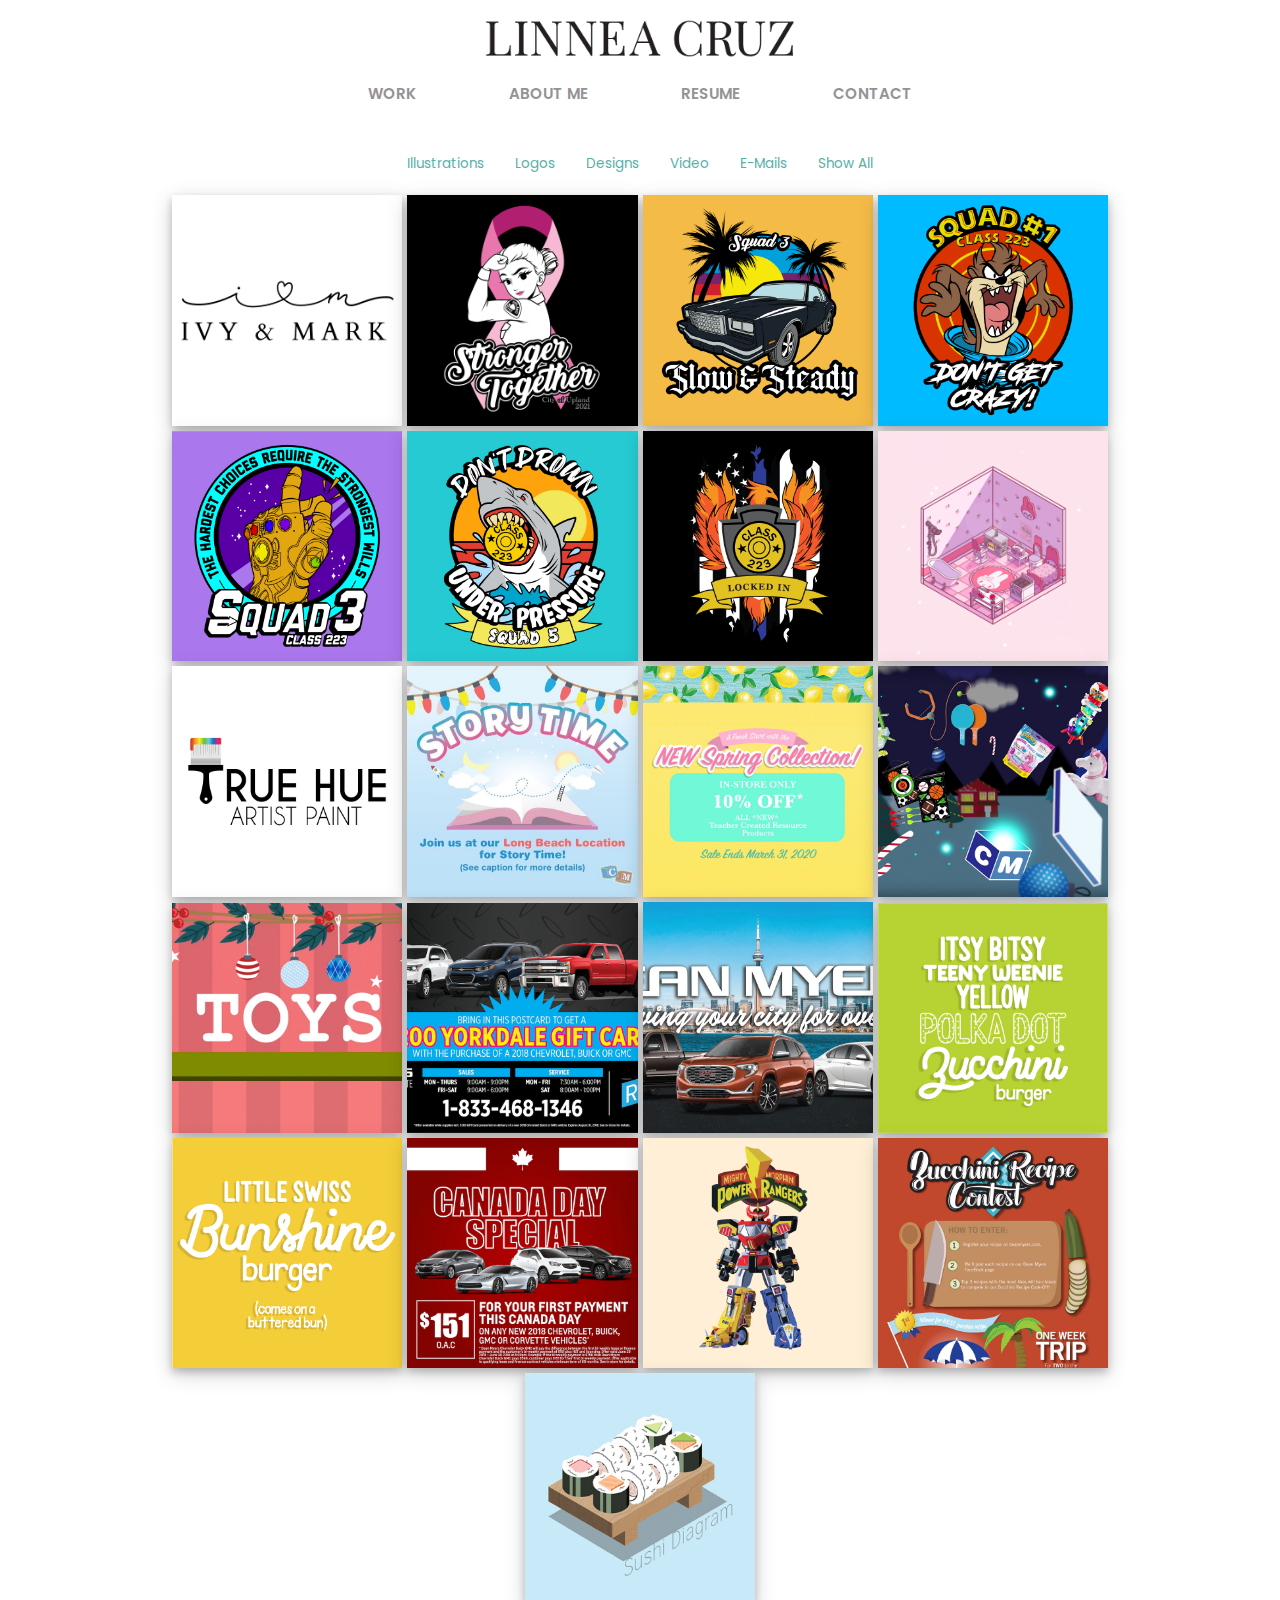
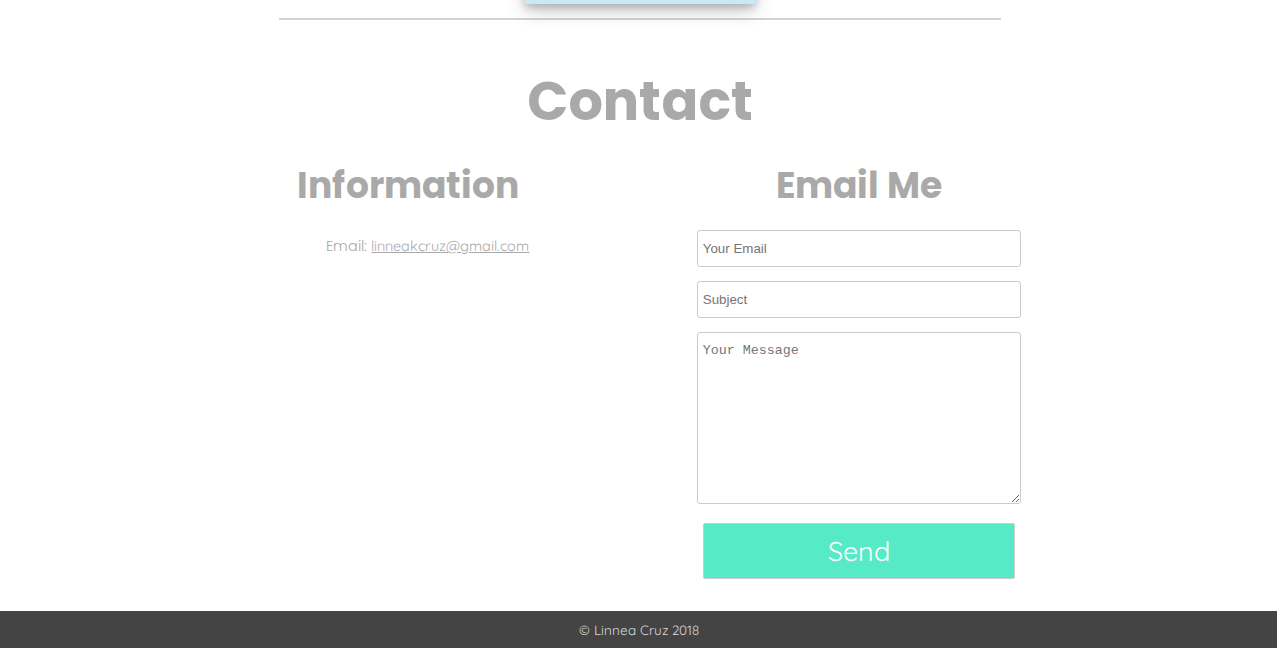
<file: index.html>
<!doctype html>

<html lang="en">

<head>
    <meta charset="utf-8">

    <title>Linnea Cruz</title>
    <meta name="description" content="Linnea Cruz Portfolio">
    <meta name="author" content="Linnea Cruz Portfolio">
    <link rel="icon" type="image/png" href="images/favicon2022.png">

    <link rel="stylesheet" href="/style/responsivestyling.css">
    <script src="https://ajax.googleapis.com/ajax/libs/jquery/3.3.1/jquery.min.js"></script>
    <script src="/js/script.js"></script>

    <!-- FONTS -->

    <link href="https://fonts.googleapis.com/css?family=Poppins:200,300,400,700|Quicksand:300,400,700" rel="stylesheet">

</head>

<body>
    <div>
        <div class="navigation">
            <div class="name">
                <center><a href="http://linneacruz.com"><img src="images/new2022_logo.png"></a></center>
            </div>


            <div class="nav">
                <ul>
                    <li><a href="index.html">WORK</a></li>
                    <li><a href="about.html">ABOUT ME</a></li>
                    <li><a href="images/linneacruz_resume_2022.pdf" target="blank">RESUME</a></li>
                    <li><a href="#contact">CONTACT</a></li>
                </ul>
            </div>
        </div>

        <div class="container">

            <!-- WORK SECTION STARTS -->
            <div class="content">


                <section id="work">
                    <div class="sectionOne">
                        <div class="row">
                            <ul class="categories">
                                <li><a id="illustrations" href="#">Illustrations</a></li>
                                <!--<li><a id="photo" href="#">Photography</a></li>-->
                                <li><a id="logos" href="#">Logos</a></li>
                                <li><a id="design" href="#">Designs</a></li>
                                <li><a id="video" href="#">Video</a></li>
                                <li><a id="mail" href="#">E-Mails</a></li>
                                <li><a id="showall" href="#">Show All</a></li>
                            </ul>

                            <!--                            <hr>-->

                            
                                <div class="projectarray">
                                    
                                <section class="projects logos">
                                    <a href="https://linneacruz.com/ivy_mark.html" target="_blank">
                                        <img src="images/work/im_images/im_monogram.jpg">
                                    </a>
                                </section>    
                              
                                <section class="projects design">
                                    <a href="https://linneacruz.com/uplandpd.html" target="_blank">
                                        <img src="images/work/uplandpd_bca.png">
                                    </a>
                                </section>
                                
                                <section class="projects logos">
                                    <a href="images/work/logo_class224_squad3.png" class="lightbox_trigger" alt="San Bernadino County Sheriff Academy Class 224 Squad Three Logo Design.">
                                        <img src="images/work/logo_class224_squad3.png">
                                    </a>
                                </section>
                                
                                   <section class="projects logos">
                                    <a href="images/work/logo_squad1.png" class="lightbox_trigger" alt="San Bernadino County Sheriff Academy Class 223 Squad One Logo Design.">
                                        <img src="images/work/logo_squad1.png">
                                    </a>
                                </section>
                                
                                <section class="projects logos">
                                    <a href="images/work/logo_squad3.png" class="lightbox_trigger" alt="San Bernadino County Sheriff Academy Class 223 Squad Three Logo Design.">
                                        <img src="images/work/logo_squad3.png">
                                    </a>
                                </section>

                                <section class="projects logos">
                                    <a href="images/work/logo_squad5.jpg" class="lightbox_trigger" alt="San Bernadino County Sheriff Academy Class 223 Squad Five Logo Design.">
                                        <img src="images/work/logo_squad5.jpg">
                                    </a>
                                </section>
                                
                                <section class="projects logos">
                                    <a href="images/work/logo_class223.png" class="lightbox_trigger" alt="San Bernadino County Sheriff Academy Class 223 Logo Design.">
                                        <img src="images/work/logo_class223.png">
                                    </a>
                                </section>
                                
                                <section class="projects illustrations">
                                    <a href="images/work/design_isometric1.png" class="lightbox_trigger" alt="Isometric Illustration of the Animal Crossing x Sanrio theme bedroom set.">
                                        <img src="images/work/design_isometric1.png">
                                    </a>
                                </section>
                                
                                <!--<section class="projects illustrations">
                                    <a href="images/work/design_isometric3.png" class="lightbox_trigger" alt="Isometric Illustration of the Animal Crossing x Sanrio theme bedroom set.">
                                        <img src="images/work/design_isometric3.png">
                                    </a>
                                </section>
                                
                                <section class="projects illustrations">
                                    <a href="images/work/design_isometric2.png" class="lightbox_trigger" alt="Isometric Illustration of the Animal Crossing x Sanrio theme bedroom set.">
                                        <img src="images/work/design_isometric2.png">
                                    </a>
                                </section>-->
                                    
                                   <section class="projects design">
                                    <a href="https://linneacruz.com/paint.html" target="_blank">
                                        <img src="images/work/truehue_brush_black.jpg">
                                    </a>
                                   </section>
                               
                                
                                   <section class="projects design">
                                    <a href="images/work/lb_storytime_poster.png" class="lightbox_trigger" alt="Created an graphics for an event we were hosting for one of our CM School Supply branches.">
                                        <img src="images/work/storytime.jpeg">
                                    </a>
                                   </section>
                                
                                   <section class="projects mail">
                                   <a href="http://dm.celerant.com/vm2/ff23ec4570b517ed/31731/bba11bc52677bfefa6473c7b9fa19141" target="_blank">
                                       <img src="images/work/lemonzest_icon.jpg">
                                   </a>
                                   </section>
                                
                                       
                                   <section class="projects video">
                                    <a href="https://www.youtube.com/watch?v=dONbXg3Xnqk" target="_blank">
                                        <img src="images/work/commercial.jpg">
                                    </a> 
                                   </section>
                                   
                                 
                                   
                                   <section class="projects mail">
                                      <a href="http://dm.celerant.com/vm2/d5cf7b019c96f07c/31731/bba11bc52677bfefa6473c7b9fa19141" target="_blank">
                                        <img src="images/work/holiday_email.jpg">
                                    </a> 
                                </section>
                                                                   
<!--
                                   <section class="projects illustrations">
                                      <a href="images/work/dtiyspink_full.jpg" class="lightbox_trigger" alt="Draw This In Your Style Instagram Challenge.">
                                        <img src="images/work/dtiys_pink.jpg">
                                    </a> 
                                   </section>
-->
                                   
                                <section class="projects design">
                                    <a href="images/work/deanmyers_full.png" class="lightbox_trigger" alt="The most recent monthly flyer I designed corresponding with the month of August promotional sale.">
                                        <img src="images/work/deanmyers.png">
                                    </a>
                                </section>
                                
                                <section class="projects design">
                                    <a href="images/work/deanmyers_banner_full.jpg" class="lightbox_trigger" alt="A 24ft by 5ft banner I designed for the dealership showroom.">
                                        <img src="images/work/deanmyers_banner.jpg">
                                    </a>
                                </section>
                               
                               <section class="projects illustrations">
                                    <a href="images/work/zucchiniburger_full.jpg" class="lightbox_trigger" alt="From the show Bob's Burgers, I draw and used calligraphy to display the Burger of the Day.">
                                        <img src="images/work/zucchiniburger.jpg">
                                    </a>
                                </section>
                                
<!--
                                <section class="projects illustrations">
                                    <a href="images/work/moondrink_full.png" class="lightbox_trigger" alt="1 of the 9 Summer Drink Series featuring characters from the anime Sailor Moon"><img src="images/work/moondrink.jpg"></a>
                                </section>
-->

<!--
                                <section class="projects illustrations">
                                    <a href="images/work/spectresisters_full.jpg" class="lightbox_trigger" alt="A sticker I designed that I sold along with a hoodie I also designed"><img src="images/work/spectresisters.jpg"></a>
                                </section>
-->
                                
<!--
                                 <section class="projects illustrations">
                                    <a href="images/work/dva_full.jpg" class="lightbox_trigger" alt="Drew DVA from Overwatch using Adobe Draw on iPad Pro">
                                        <img src="images/work/d.va.jpg">
                                    </a>
                                </section>
-->
                                
<!--
                                <section class="projects illustrations">
                                    <a href="images/work/widowmaker_full.jpg" class="lightbox_trigger" alt="Drew Widowmaker from Overwatch using Adobe Draw on iPad Pro">
                                        <img src="images/work/widowmaker.jpg">
                                    </a>
                                </section>
-->
                                
<!--
                                <section class="projects illustrations">
                                    <a href="images/work/tracer_full.jpg" class="lightbox_trigger" alt="Drew Tracer from Overwatch using Adobe Draw on iPad Pro">
                                        <img src="images/work/tracer.jpg">
                                    </a>
                                </section>
-->

<!--
                                <section class="projects illustrations">
                                    <a href="images/work/venusdrink_full.png" class="lightbox_trigger" alt="1 of the 9 Summer Drink Series featuring characters from the anime Sailor Moon"><img src="images/work/venusdrink.jpg"></a>
                                </section>
-->

<!--
                                <section class="projects illustrations">
                                    <a href="images/work/camgirl.gif" class="lightbox_trigger" loop="infinite" alt="I recreated a photo by DJ Camgirl and made it an animation with photoshop."><img src="images/work/camgirl.jpg"></a>
                                </section>
-->

                               <section class="projects illustrations">
                                    <a href="images/work/bunshineburger_full.jpg" class="lightbox_trigger" alt="From the show Bob's Burgers, I draw and used calligraphy to display the Burger of the Day.">
                                        <img src="images/work/bunshineburger.jpg">
                                    </a>
                                </section>
                               
                               <section class="projects design">
                                    <a href="images/work/deanmyers3_full.jpg" class="lightbox_trigger" alt="A instagram and facebook ad I designed for the Canada Day sale.">
                                        <img src="images/work/deanmyers_3.jpg">
                                    </a>
                                </section>
                               
<!--
                                <section class="projects illustrations">
                                    <a href="images/work/bedroom5.jpg" class="lightbox_trigger" alt="A perspective drawing of a character from the anime Sailor Moon."><img src="images/work/sailormoon_bedroom.jpg"></a>
                                </section>
-->

                                <section class="projects design">
                                    <a href="images/work/megazord/" target="_blank"><img src="images/work/megazord.png"></a>
                                </section>

<!--
                                <section class="projects illustrations">
                                    <a href="images/work/sailor_animates_full.jpg" class="lightbox_trigger" alt="Drew the villians Sailor Animate charactes from the anime Sailor Moon"><img src="images/work/sailor_animates.jpg"></a>
                                </section>
-->

<!--
                                <section class="projects illustrations">
                                    <a href="images/work/poison_harley_full.jpg" class="lightbox_trigger" alt="In preparation for 2018 LA Comic Con, I drew Poison Ivy and Harley Quinn."><img src="images/work/poison_harley.jpg"></a>
                                </section>
-->
                                
                                <!--<section class="projects video">
                                    <a href="https://youtu.be/9gRz_NxZBbA" target="_blank"><img src="images/work/antelopecanyon.png"></a>
                                </section>-->
                                
                                <section class="projects design">
                                    <a href="images/work/zucchini_full.jpg" class="lightbox_trigger" alt="32x48in poster I designed for their annual Zucchini contest.">
                                        <img src="images/work/zucchini.jpg">
                                    </a>
                                </section>

                                <section class="projects design">
                                    <a href="images/work/sushi/" target="_blank"><img src="images/work/sushi.jpg"></a>
                                </section>

                                <!--<section class="projects photo">
                                    <a href="images/work/chinatown_full.jpg" class="lightbox_trigger" alt="Photo of Chinatown in LA during the Chinese New Year event downtown."><img src="images/work/chinatown.jpg"></a>
                                </section>

                                <section class="projects photo">
                                    <a href="images/work/chinatown2_full.jpg"class="lightbox_trigger" alt="Shot taken just outside of the Chinatown Metro Station"><img src="images/work/chinatown2.jpg"></a>
                                </section>

                                <section class="projects photo">
                                    <a href="images/work/hollywood_full.jpg" class="lightbox_trigger" alt="Shot taken of the Petersen Automotive Museum"><img src="images/work/hollywood.jpg"></a>
                                </section>

                                <section class="projects photo">
                                    <a href="images/work/hollywood2_full.jpg"class="lightbox_trigger" alt="Shot taken at Griffith Observatory."><img src="images/work/hollywood2.jpg"></a>
                                </section>

                                <section class="projects photo">
                                    <a href="images/work/hollywood3_full.jpg" class="lightbox_trigger" alt="Shot taken just outside of the Grauman's Chinese Theater in Hollywood"><img src="images/work/hollywood3.jpg"></a>
                                </section>


                                <section class="projects photo">
                                    <a href="images/work/laautoshow_full.jpg" class="lightbox_trigger" alt="Shot of a concept vehicle at the LA Auto Show."><img src="images/work/laautoshow.jpg"></a>
                                </section>


                                <section class="projects photo">
                                    <a href="images/work/lacma_full.jpg" class="lightbox_trigger" alt="Shot taken at LACMA"><img src="images/work/lacma.jpg"></a>
                                </section>

                                <section class="projects photo">
                                    <a href="images//work/killbear_full.jpg" class="lightbox_trigger" alt="Shot taken at Killbear Provincial Park in Ontario, Canada."><img src="images/work/killbear.jpg"></a>
                                </section>

                                <section class="projects photo">
                                    <a href="images/work/killbear2_full.jpg" class="lightbox_trigger" alt="Shot taken at Killbear Provincial Park in Ontario, Canada."><img src="images/work/killbear2.jpg"></a>
                                </section>
                                -->
                            </div>

                        </div>

                    </div>

                    <!-- WORK SECTION ENDS -->

                

                </section>

                <hr/>

                <!-- CONTACT SECTION STARTS -->
                <section id="contact">
                    <div class="sectionFour">
                        <h2>Contact</h2>
                        <div class="half">
                            <h3>Information</h3>
                            <ul>
                                <li><b>Email:</b> <a href="mailto:linneakcruz@gmail.com">linneakcruz@gmail.com</a></li>
                                </ul>
                        </div>

                        <div class="half">

                            <h3>Email Me</h3>

                            <div id="error">Test Error</div>

                            <form action="mailto:linneakcruz@gmail.com" method="post" enctype="text/plain">

                                <input id="from" type="text" name="email" placeholder="Your Email" />

                                <br>


                                <input id="subj" type="text" name="subject" placeholder="Subject" />

                                <br>

                                <textarea rows="10" id="msg" name="message" placeholder="Your Message"></textarea>

                                <br>

                                <input id="send" type="submit" value="Send">


                            </form>

                        </div>
                    </div>
                </section>

            </div>
        </div>

        <footer>
            <div class="half">&copy; Linnea Cruz 2018</div>
        </footer>
    </div>
</body>

</html>
</file>
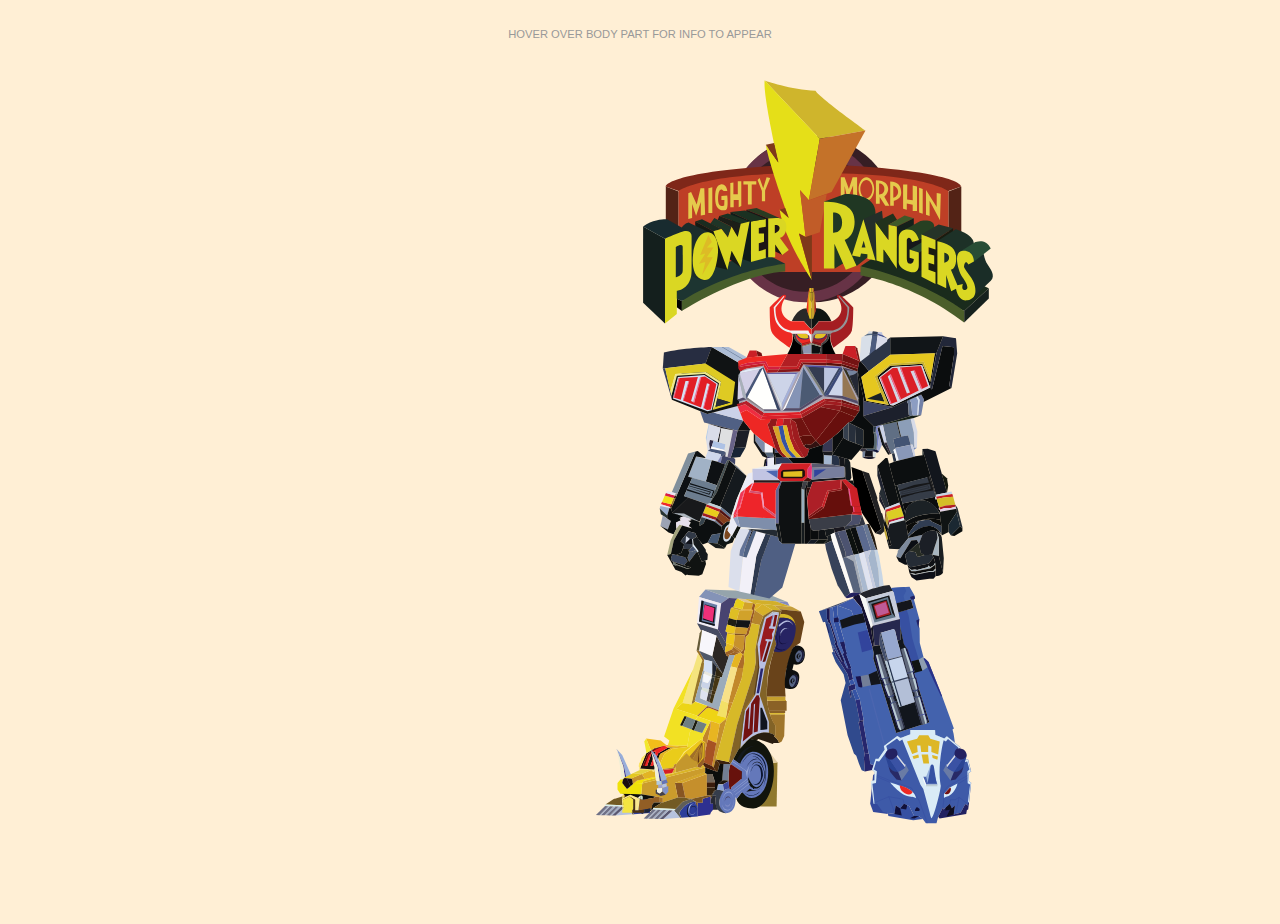
<file: images/work/megazord/index.html>
<!doctype html>
<html>
	<head>
		<meta charset="UTF-8">
		<title>Linnea Pineda's Power Ranger Megazord Diagram</title>
		<link href="css/main.css" rel="stylesheet" type="text/css" />
		<script type="text/javascript" src="js/jquery.js"></script>
		<script type="text/javascript" src="js/snap.svg.js"></script>
		<script type="text/javascript" src="js/main.js"></script>
	</head>
	
	<body>
        <div><p>HOVER OVER BODY PART FOR INFO TO APPEAR</p></div>
        <svg id="mainSVG"></svg>
	</body>
</html>
</file>
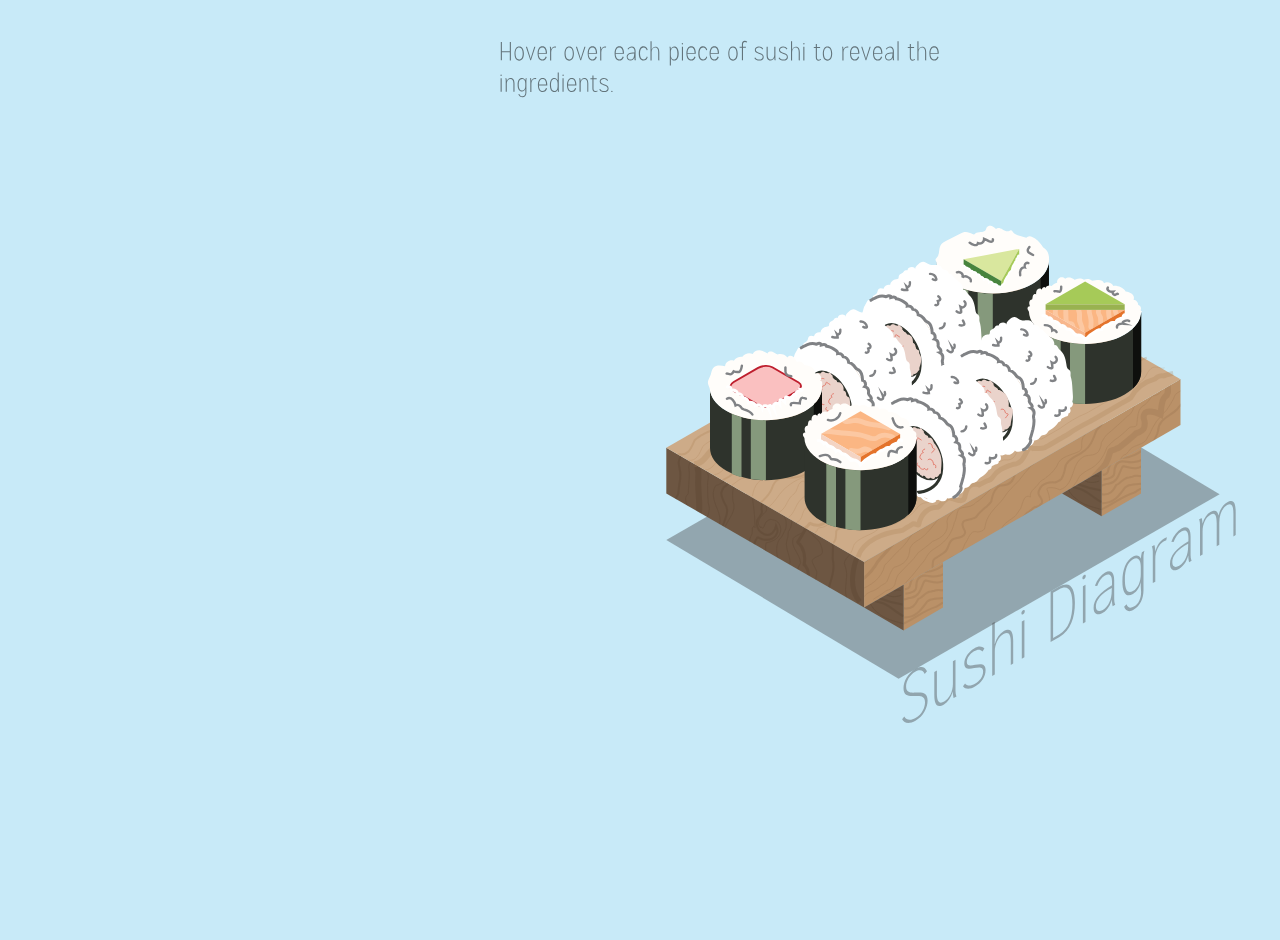
<file: images/work/sushi/index.html>
<!DOCTYPE html>
    <html>
        <head>
            <meta charset="UTF-8"></meta>
            <title>

                Linnea Cruz's Sushi Diagram

            </title>
            <link type="text/css" rel="stylesheet" href="css/main.css"></link>
            <script src="js/jquery.js" type="text/javascript"></script>
            <script src="js/snap.svg.js" type="text/javascript"></script>
            <script src="js/main.js" type="text/javascript"></script>
        </head>
        <body>
            <svg id="sushi"></svg>
        </body>
    </html>
</file>
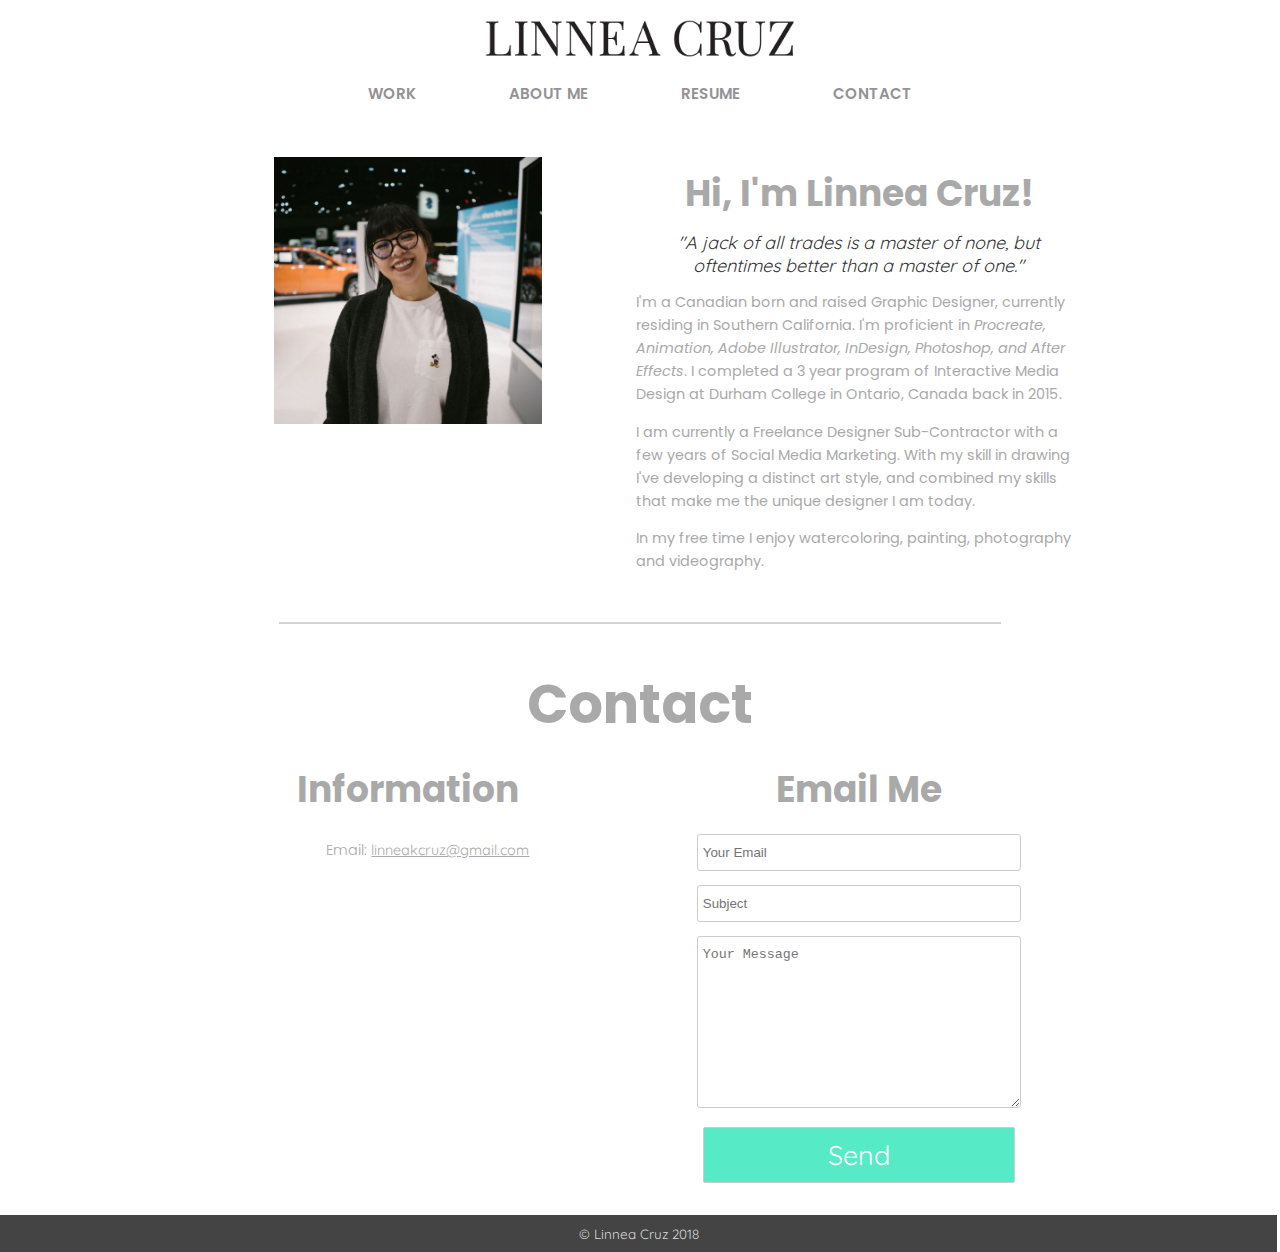
<file: about.html>
<!doctype html>

<html lang="en">

<head>
    <meta charset="utf-8">

    <title>Linnea Cruz</title>
    <meta name="description" content="Linnea Cruz Portfolio">
    <meta name="author" content="Linnea Cruz Portfolio">
    <link rel="icon" type="image/png" href="images/favicon2022.png">

    <link rel="stylesheet" href="/style/responsivestyling.css">
    <script src="https://ajax.googleapis.com/ajax/libs/jquery/3.3.1/jquery.min.js"></script>
    <script src="/js/script.js"></script>
    
    <!-- FONTS -->
    
    <link href="https://fonts.googleapis.com/css?family=Poppins:200,300,400,700|Quicksand:300,400,700" rel="stylesheet">
    

</head>

<body>
<!--
    <div id="splashscreen">
        <img class="enterlogo" src="/images/enter_logo.png" />

        <a href="#" class="enter_link">Enter</a>
    </div>
-->

    <div>
        <div class="navigation">
            <div class="name">
                <center><a href="index.html"><img src="images/new2022_logo.png"></a></center>
            </div>


            <div class="nav">
                <ul>
                    <li><a href="index.html">WORK</a></li>
                    <li><a href="about.html">ABOUT ME</a></li>
                    <li><a href="images/linneacruz_resume_2022.pdf">RESUME</a></li>
                    <li><a href="#contact">CONTACT</a></li>
                </ul>
            </div>
        </div>

        <div class="container">

                <!-- ABOUT ME SECTION STARTS -->
            <div class="content">
                <div class="sectionFour">
                
                <div class="half">
                    <center><img src="images/aboutme_img.jpg"></center>
                </div>
                
                <div class="half">               
                <h3>Hi, I'm Linnea Cruz!</h3>
                      
                <p><i><center>"A jack of all trades is a master of none, but oftentimes better than a master of one."</center></i></p>
                <p>I'm a Canadian born and raised Graphic Designer, currently residing in Southern California. I'm proficient in <i>Procreate, Animation, Adobe Illustrator, InDesign, Photoshop, and After Effects</i>. I completed a 3 year program of Interactive Media Design at Durham College in Ontario, Canada back in 2015.</p>
                
                <p>I am currently a Freelance Designer Sub-Contractor with a few years of Social Media Marketing. With my skill in drawing I've developing a distinct art style, and combined my skills that make me the unique designer I am today.</p>    
                
                <p>In my free time I enjoy watercoloring, painting, photography and videography.</p>
                </div>
                </div>
                <!-- ABOUT ME SECTION ENDS -->

               <hr>
               
                <!-- CONTACT SECTION STARTS -->
               <section id="contact">
                    <div class="sectionFour">
                        <h2>Contact</h2>
                        <div class="half">
                            <h3>Information</h3>
                            <ul>
                                <li><b>Email:</b> <a href="mailto:linneakcruz@gmail.com">linneakcruz@gmail.com</a></li>
                                </ul>
                        </div>

                        <div class="half">

                            <h3>Email Me</h3>

                            <div id="error">Test Error</div>

                            <form action="mailto:linneakcruz@gmail.com" method="post" enctype="text/plain">

                                <input id="from" type="text" name="email" placeholder="Your Email" />

                                <br>


                                <input id="subj" type="text" name="subject" placeholder="Subject" />

                                <br>

                                <textarea rows="10" id="msg" name="message" placeholder="Your Message"></textarea>

                                <br>

                                <input id="send" type="submit" value="Send">


                            </form>

                        </div>
                    </div>
                </section>

            </div>
        </div>

        <footer>
            <div class="half">&copy; Linnea Cruz 2018</div>
        </footer>
    </div>
</body>

</html>
</file>
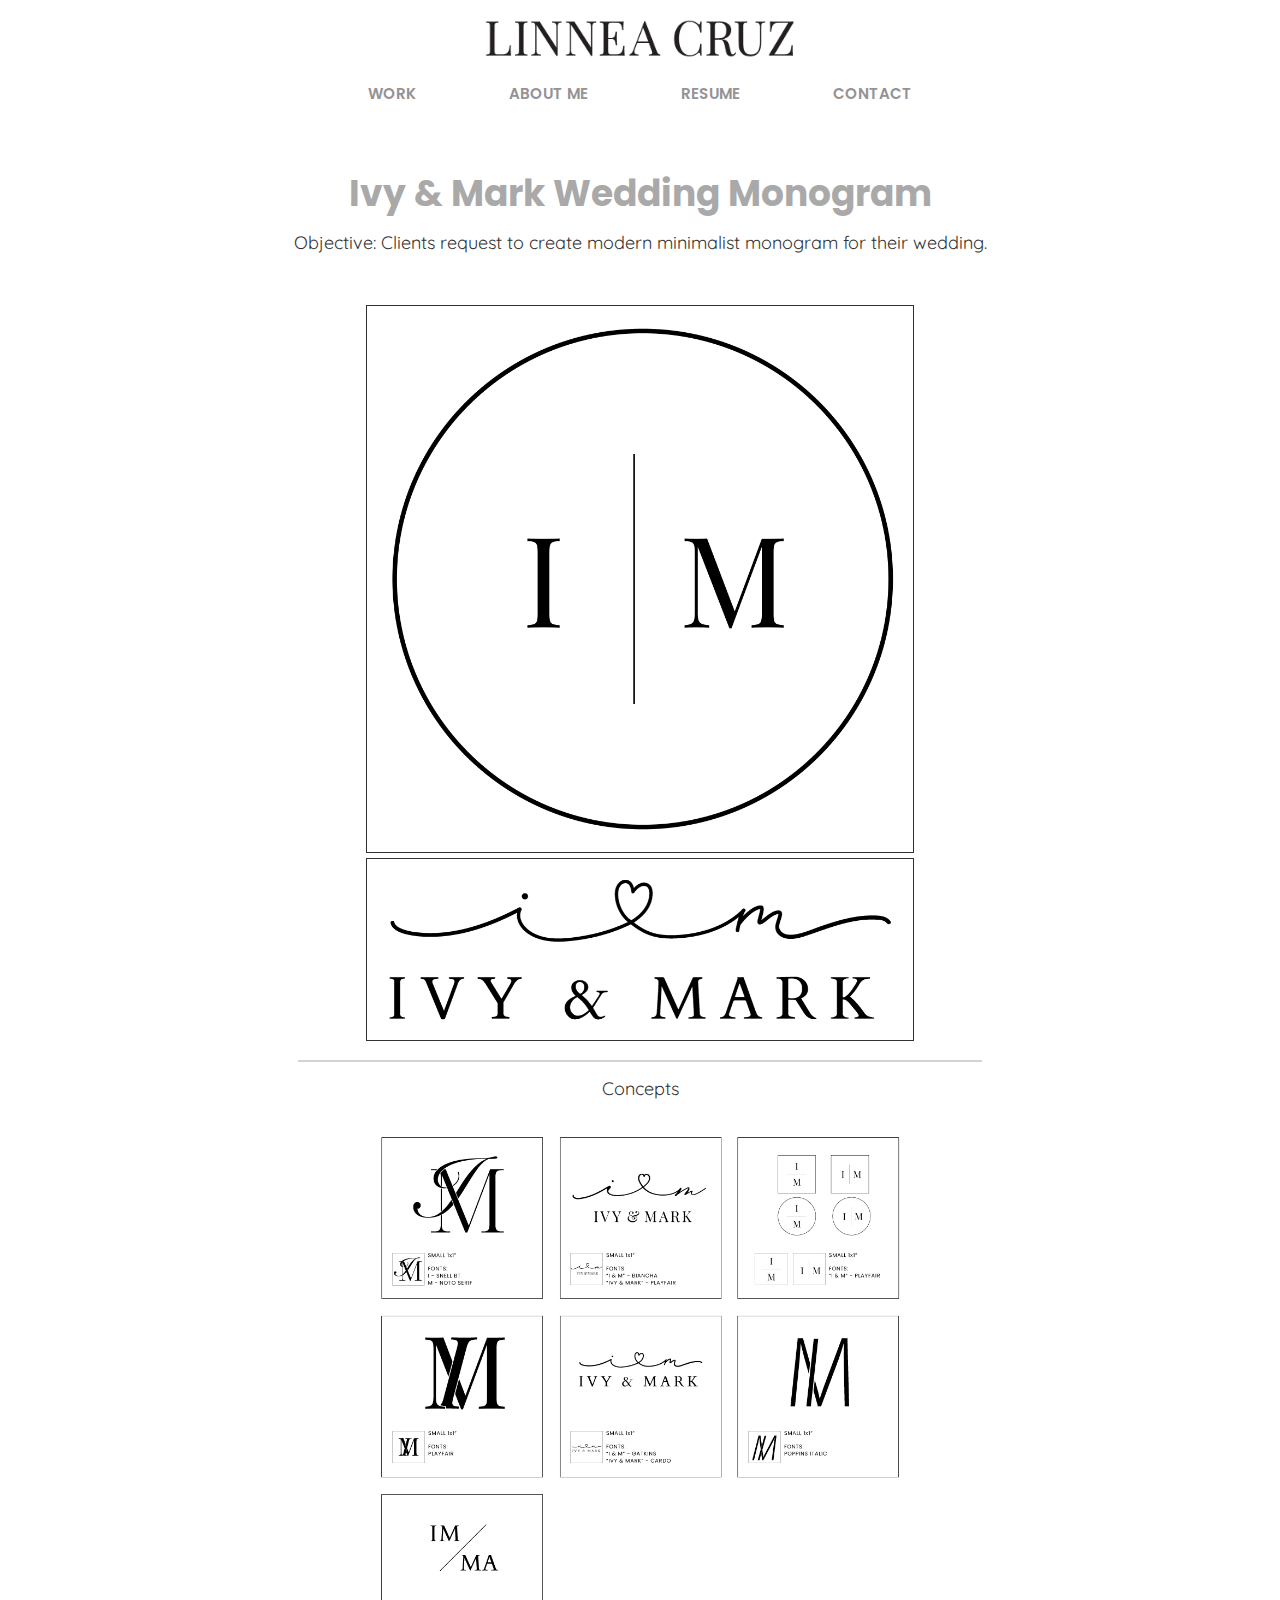
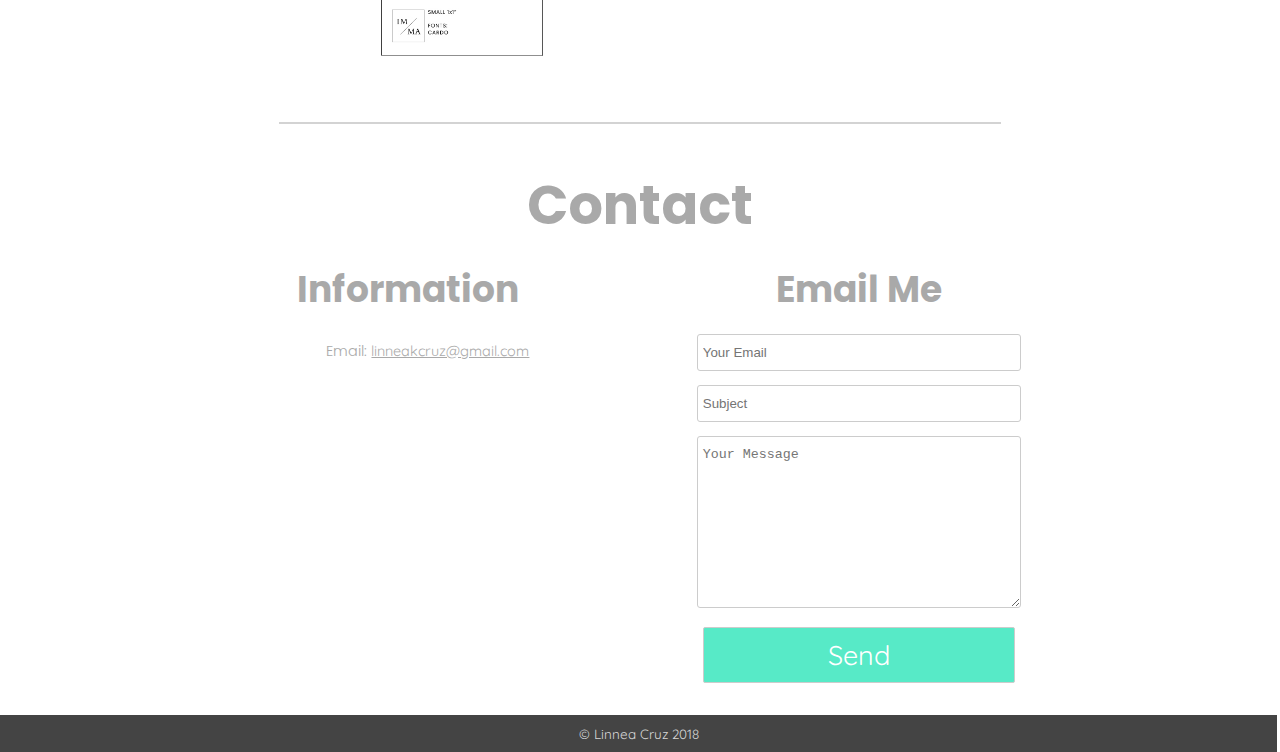
<file: ivy_mark.html>
<!doctype html>

<html lang="en">

<head>
    <meta charset="utf-8">

    <title>Linnea Cruz</title>
    <meta name="description" content="Linnea Cruz Portfolio">
    <meta name="author" content="Linnea Cruz Portfolio">
    <link rel="icon" type="image/png" href="images/favicon2022.png">

    <link rel="stylesheet" href="/style/responsivestyling.css">
    <script src="https://ajax.googleapis.com/ajax/libs/jquery/3.3.1/jquery.min.js"></script>
    <script src="/js/script.js"></script>
    
    <!-- FONTS -->
    
    <link href="https://fonts.googleapis.com/css?family=Poppins:200,300,400,700|Quicksand:300,400,700" rel="stylesheet">
    

</head>

<body>
<!--
    <div id="splashscreen">
        <img class="enterlogo" src="/images/enter_logo.png" />

        <a href="#" class="enter_link">Enter</a>
    </div>
-->

    <div>
        <div class="navigation">
            <div class="name">
                <center><a href="index.html"><img src="images/new2022_logo.png"></a></center>
            </div>


            <div class="nav">
                <ul>
                    <li><a href="index.html">WORK</a></li>
                    <li><a href="about.html">ABOUT ME</a></li>
                     <li><a href="images/linneacruz_resume_2022.pdf">RESUME</a></li>
                    <li><a href="#contact">CONTACT</a></li>
                </ul>
            </div>
        </div>

        <div class="container">

                <!-- ABOUT ME SECTION STARTS -->
            <div class="content">
                <div class="sectionFour">
                
                    <h3>Ivy & Mark Wedding Monogram</h3>
                    <p>
                    <center>Objective: Clients request to create modern minimalist monogram for their wedding.</center>
                    </p>
                    <br />
                    
                    <p>
                    <center>    
                    <img src="images/work/im_images/ivy_mark_monogram_circle_2000x2000.png" border="1">
                
                    <img src="images/work/im_images/ivy_mark_monogram_cursive.png" width="50%" border="1">
                    </center>
                    </p>
                    <hr>
                
                    <p><center>Concepts</center>
                    <br />
                    <center><img src="images/work/im_images/concepts.jpg"></center>
                    </p>   
                    
                </div>
                <!-- ABOUT ME SECTION ENDS -->

               <hr>
               
                <!-- CONTACT SECTION STARTS -->
               <section id="contact">
                    <div class="sectionFour">
                        <h2>Contact</h2>
                        <div class="half">
                            <h3>Information</h3>
                            <ul>
                                <li><b>Email:</b> <a href="mailto:linneakcruz@gmail.com">linneakcruz@gmail.com</a></li>
                                </ul>
                        </div>

                        <div class="half">

                            <h3>Email Me</h3>

                            <div id="error">Test Error</div>

                            <form action="mailto:linneakcruz@gmail.com" method="post" enctype="text/plain">

                                <input id="from" type="text" name="email" placeholder="Your Email" />

                                <br>


                                <input id="subj" type="text" name="subject" placeholder="Subject" />

                                <br>

                                <textarea rows="10" id="msg" name="message" placeholder="Your Message"></textarea>

                                <br>

                                <input id="send" type="submit" value="Send">


                            </form>

                        </div>
                    </div>
                </section>

            </div>
        </div>

        <footer>
            <div class="half">&copy; Linnea Cruz 2018</div>
        </footer>
    </div>
</body>

</html>
</file>
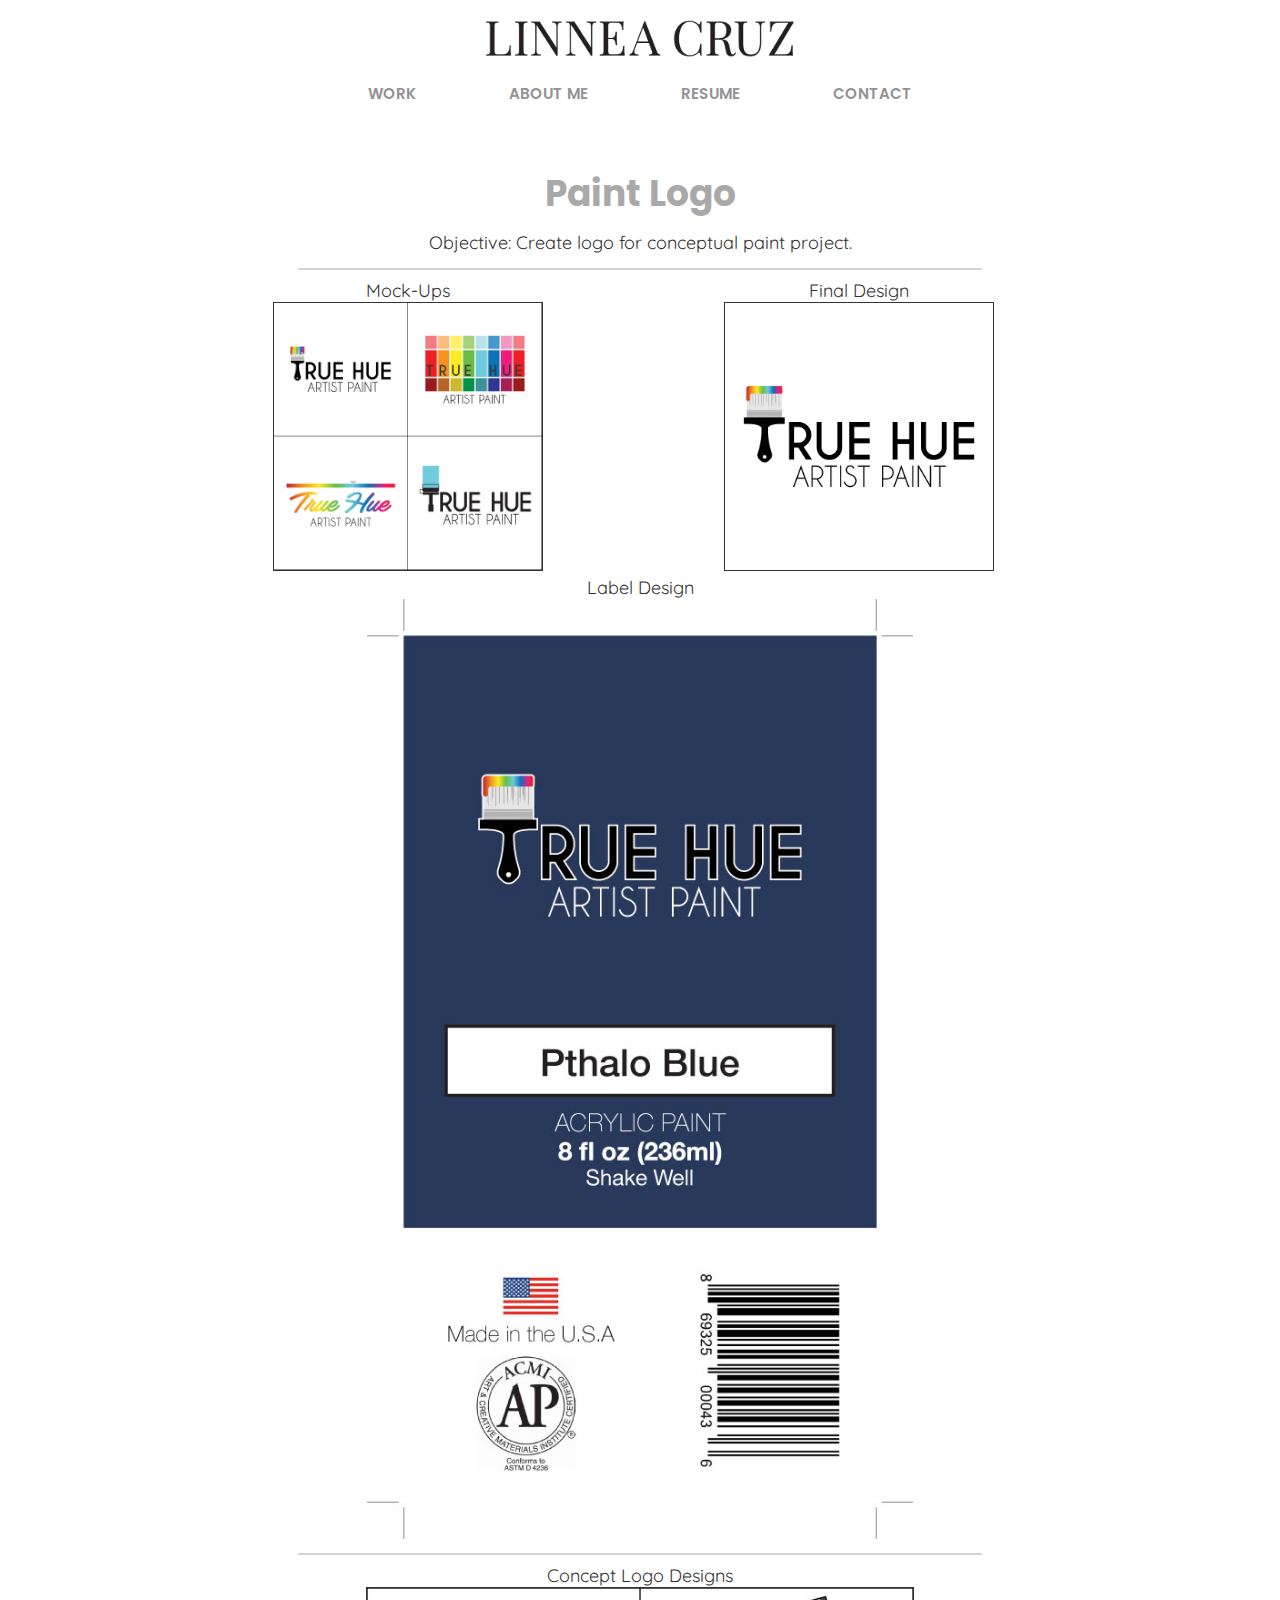
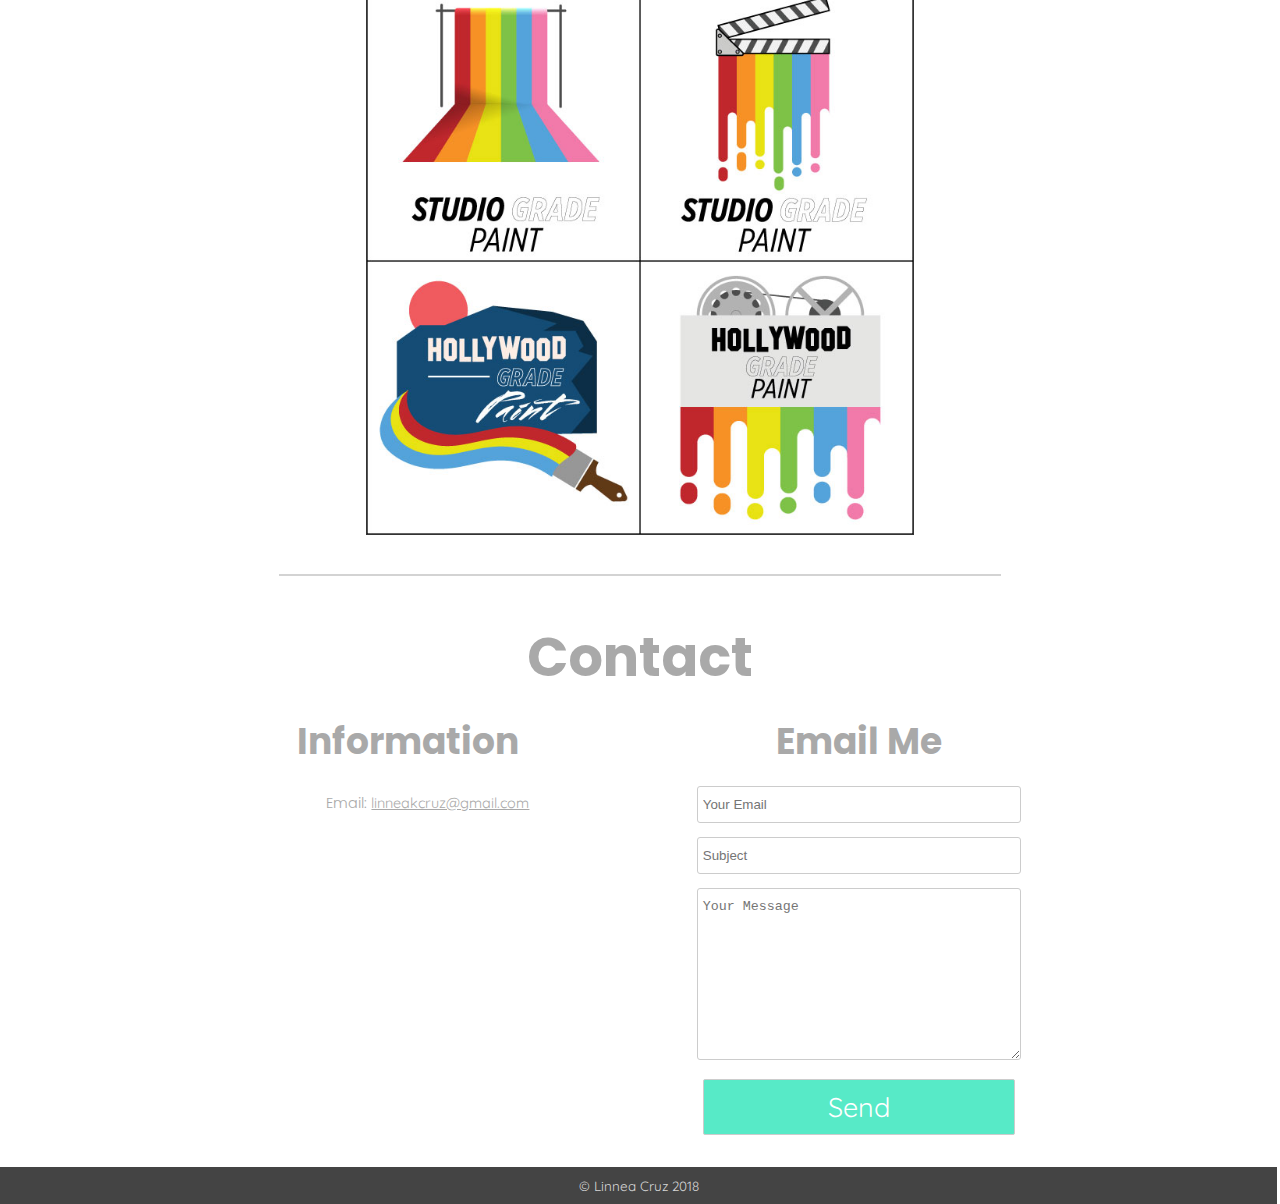
<file: paint.html>
<!doctype html>

<html lang="en">

<head>
    <meta charset="utf-8">

    <title>Linnea Cruz</title>
    <meta name="description" content="Linnea Cruz Portfolio">
    <meta name="author" content="Linnea Cruz Portfolio">
    <link rel="icon" type="image/png" href="images/favicon2022.png">

    <link rel="stylesheet" href="/style/responsivestyling.css">
    <script src="https://ajax.googleapis.com/ajax/libs/jquery/3.3.1/jquery.min.js"></script>
    <script src="/js/script.js"></script>
    
    <!-- FONTS -->
    
    <link href="https://fonts.googleapis.com/css?family=Poppins:200,300,400,700|Quicksand:300,400,700" rel="stylesheet">
    

</head>

<body>
<!--
    <div id="splashscreen">
        <img class="enterlogo" src="/images/enter_logo.png" />

        <a href="#" class="enter_link">Enter</a>
    </div>
-->

    <div>
        <div class="navigation">
            <div class="name">
                <center><a href="index.html"><img src="images/new2022_logo.png"></a></center>
            </div>


            <div class="nav">
                <ul>
                    <li><a href="index.html">WORK</a></li>
                    <li><a href="about.html">ABOUT ME</a></li>
                     <li><a href="images/linneacruz_resume_2022.pdf">RESUME</a></li>
                    <li><a href="#contact">CONTACT</a></li>
                </ul>
            </div>
        </div>

        <div class="container">

                <!-- ABOUT ME SECTION STARTS -->
            <div class="content">
                <div class="sectionFour">
                
                <h3>Paint Logo</h3>
                    
                <p>
                    <center>Objective: Create logo for conceptual paint project.</center>
                </p>
                    <hr>
                <div class="half">
                Mock-Ups
                    <br/><img src="images/work/paint_concept2.jpg" width="50%" border="1">
                </div>   
                
                <div class="half">
                Final Design
                <br /><img src="images/work/truehue_brush_black.jpg" width="50%" border="1">
                </div>
                
                <br/>
                    <center>Label Design
                    <br/><img src="images/work/truehue_label.jpg" width="2%"></center>
                    
                 <hr>
                    <center>Concept Logo Designs
                    <br/><img src="images/work/paint_concept.jpg" width="50%" border="1"></center>
                    
                </div>
                <!-- ABOUT ME SECTION ENDS -->

               <hr>
               
                <!-- CONTACT SECTION STARTS -->
               <section id="contact">
                    <div class="sectionFour">
                        <h2>Contact</h2>
                        <div class="half">
                            <h3>Information</h3>
                            <ul>
                                <li><b>Email:</b> <a href="mailto:linneakcruz@gmail.com">linneakcruz@gmail.com</a></li>
                                </ul>
                        </div>

                        <div class="half">

                            <h3>Email Me</h3>

                            <div id="error">Test Error</div>

                            <form action="mailto:linneakcruz@gmail.com" method="post" enctype="text/plain">

                                <input id="from" type="text" name="email" placeholder="Your Email" />

                                <br>


                                <input id="subj" type="text" name="subject" placeholder="Subject" />

                                <br>

                                <textarea rows="10" id="msg" name="message" placeholder="Your Message"></textarea>

                                <br>

                                <input id="send" type="submit" value="Send">


                            </form>

                        </div>
                    </div>
                </section>

            </div>
        </div>

        <footer>
            <div class="half">&copy; Linnea Cruz 2018</div>
        </footer>
    </div>
</body>

</html>
</file>
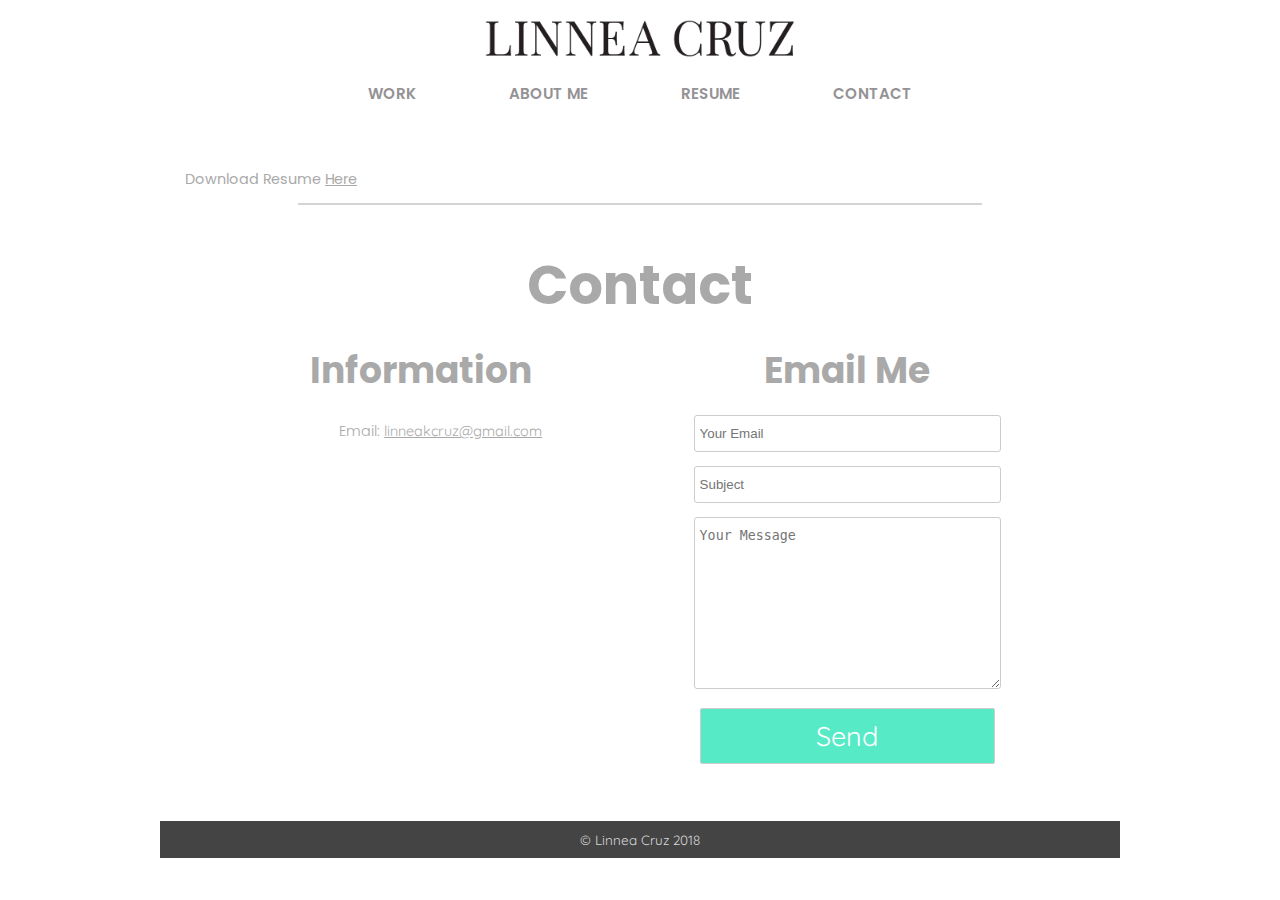
<file: resume.html>
<!doctype html>

<html lang="en">

<head>
    <meta charset="utf-8">

    <title>Linnea Cruz</title>
    <meta name="description" content="Linnea Cruz Portfolio">
    <meta name="author" content="Linnea Cruz Portfolio">
    <link rel="icon" type="image/png" href="images/favicon2022.png">

    <link rel="stylesheet" href="/style/responsivestyling.css">
    <script src="https://ajax.googleapis.com/ajax/libs/jquery/3.3.1/jquery.min.js"></script>
    <script src="/js/script.js"></script>
    
    <!-- FONTS -->
    
    <link href="https://fonts.googleapis.com/css?family=Poppins:200,300,400,700|Quicksand:300,400,700" rel="stylesheet">
    

</head>

<body>
<!--
    <div id="splashscreen">
        <img class="enterlogo" src="/images/enter_logo.png" />

        <a href="#" class="enter_link">Enter</a>
    </div>
-->

    <div>
        <div class="navigation">
            <div class="name">
                <center><img src="images/new2022_logo.png"></center>
            </div>


            <div class="nav">
                <ul>
                    <li><a href="index.html">WORK</a></li>
                    <li><a href="about.html">ABOUT ME</a></li>
                     <li><a href="images/linneacruz_resume_2021.pdf">RESUME</a></li>
                    <li><a href="#contact">CONTACT</a></li>
                </ul>
            </div>
        </div>

        <div class="container">

                <!-- ABOUT ME SECTION STARTS -->
            <div class="content">
                <div class="sectionFour">
                    
                    <p>Download Resume <a href="images/linneacruz_resume_2021.pdf">Here</a>
                             
                    
                    <div>
                </div>
                    
                    <!-- WORK SECTION ENDS -->
                    
                    <hr>

                </section>


                <!-- CONTACT SECTION STARTS -->
                <section id="contact">
                    <div class="sectionFour">
                        <h2>Contact</h2>
                        <div class="half">
                            <h3>Information</h3>
                            <ul>
                                <li><b>Email:</b> <a href="mailto:linneakcruz@gmail.com">linneakcruz@gmail.com</a></li>
                                </ul>
                        </div>

                        <div class="half">

                            <h3>Email Me</h3>

                            <div id="error">Test Error</div>

                            <form action="mailto:linneakcruz@gmail.com" method="post" enctype="text/plain">

                                <input id="from" type="text" name="email" placeholder="Your Email" />

                                <br>


                                <input id="subj" type="text" name="subject" placeholder="Subject" />

                                <br>

                                <textarea rows="10" id="msg" name="message" placeholder="Your Message"></textarea>

                                <br>

                                <input id="send" type="submit" value="Send">


                            </form>

                        </div>
                    </div>
                </section>

            </div>
        </div>

        <footer>
            <div class="half">&copy; Linnea Cruz 2018</div>
        </footer>
    </div>
</body>

</html>
</file>
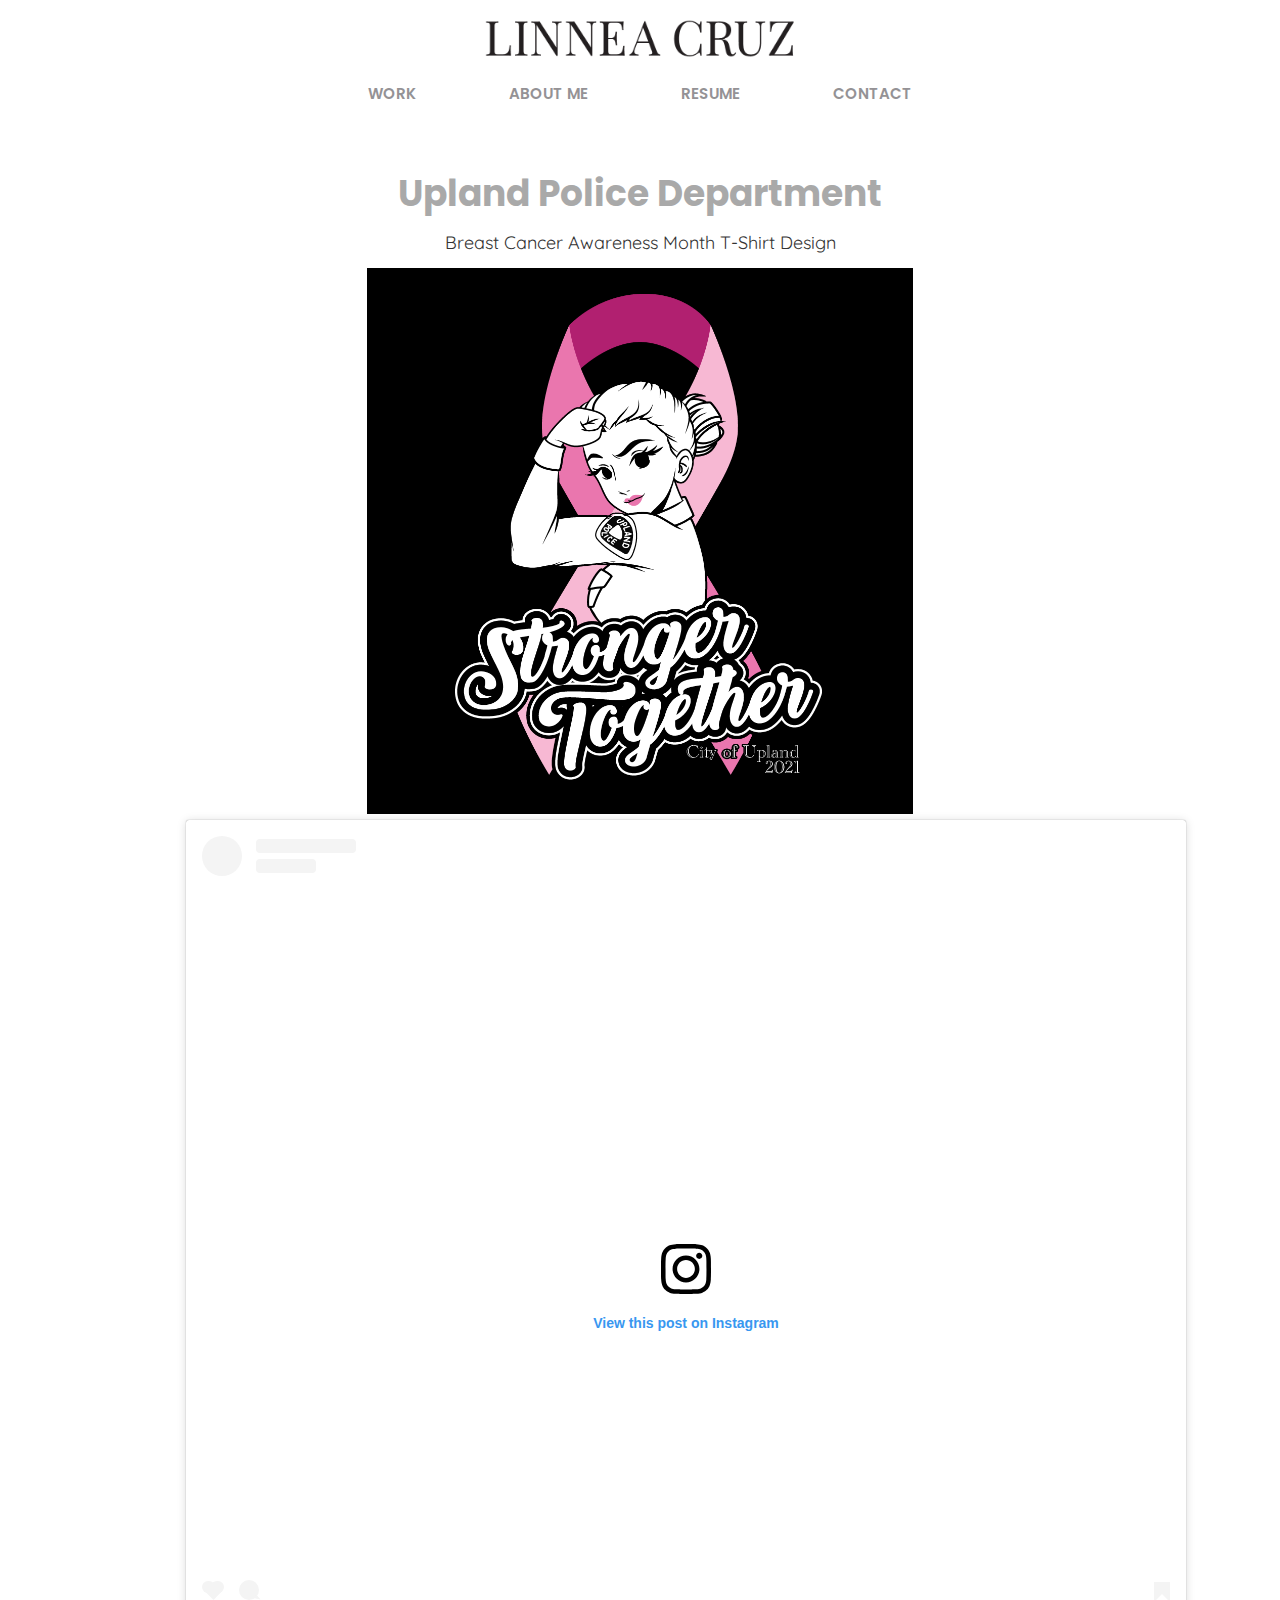
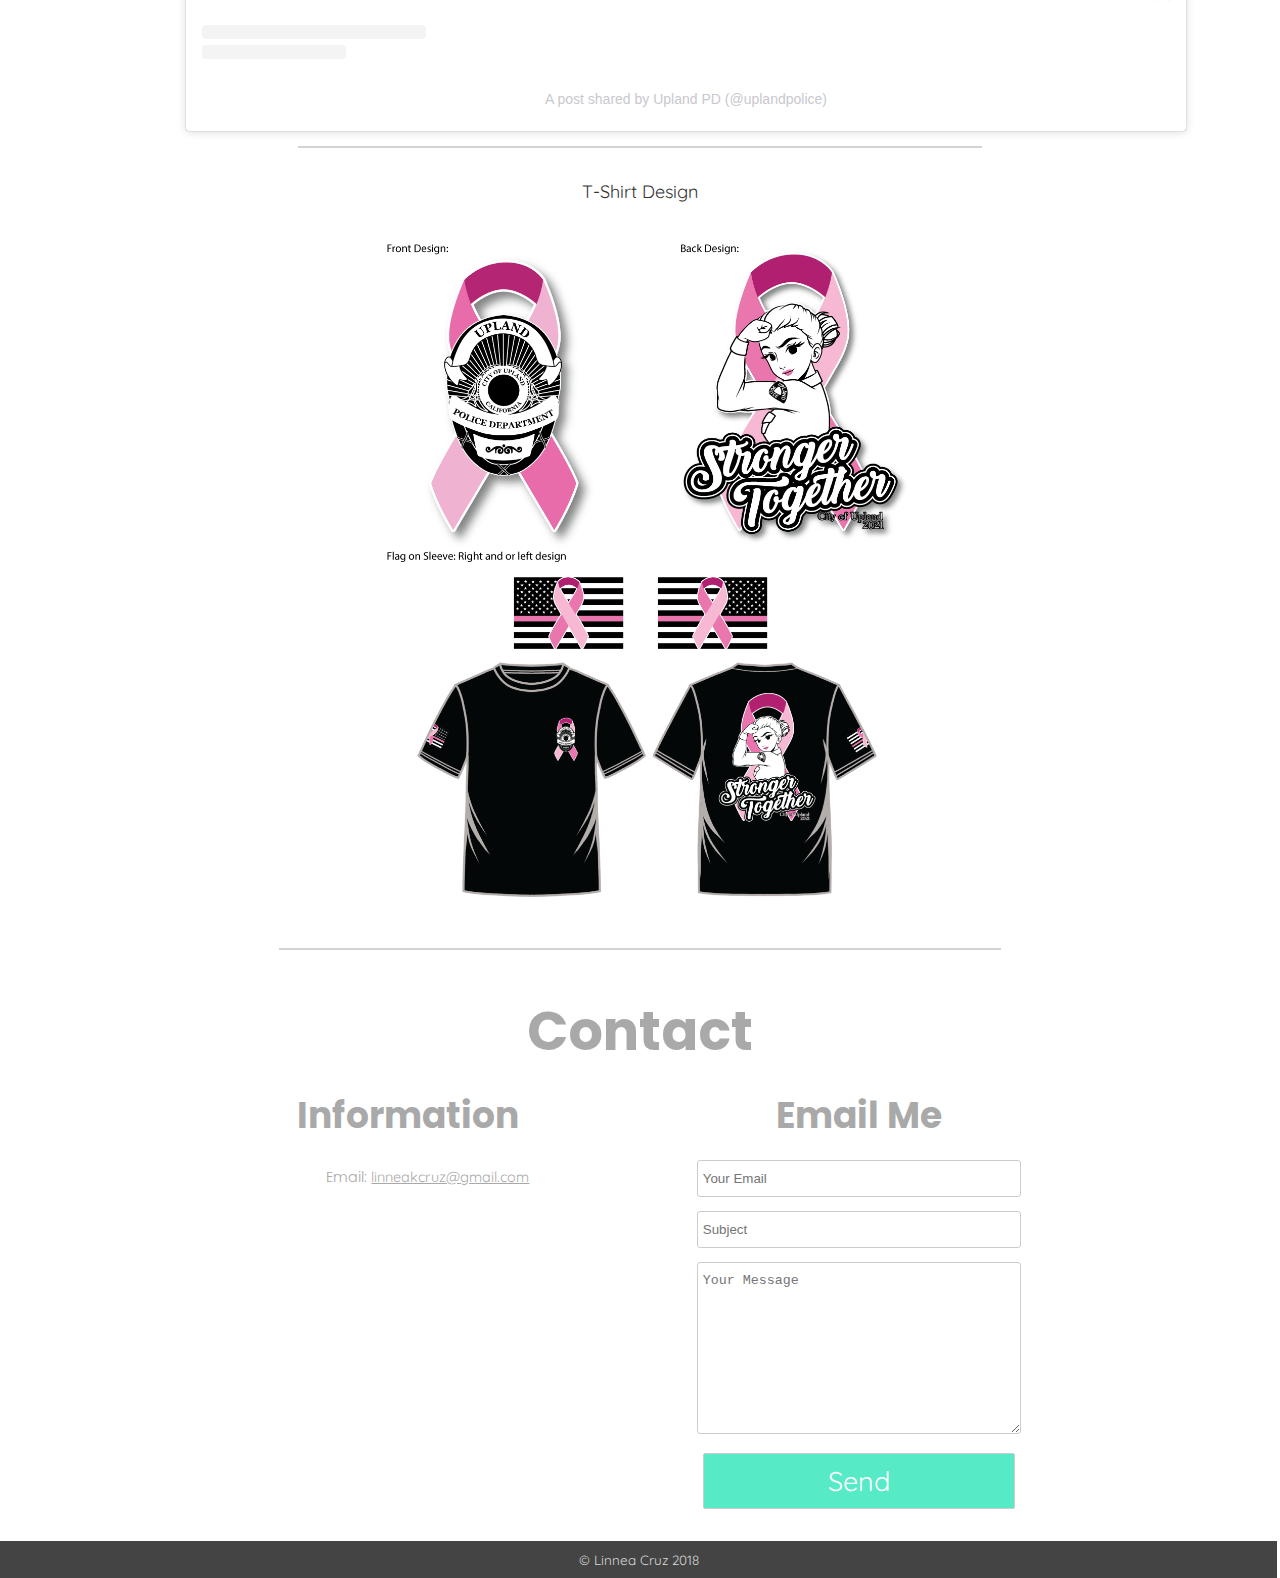
<file: uplandpd.html>
<!doctype html>

<html lang="en">

<head>
    <meta charset="utf-8">

    <title>Linnea Cruz</title>
    <meta name="description" content="Linnea Cruz Portfolio">
    <meta name="author" content="Linnea Cruz Portfolio">
    <link rel="icon" type="image/png" href="images/favicon2022.png">

    <link rel="stylesheet" href="/style/responsivestyling.css">
    <script src="https://ajax.googleapis.com/ajax/libs/jquery/3.3.1/jquery.min.js"></script>
    <script src="/js/script.js"></script>
    
    <!-- FONTS -->
    
    <link href="https://fonts.googleapis.com/css?family=Poppins:200,300,400,700|Quicksand:300,400,700" rel="stylesheet">
    

</head>

<body>
<!--
    <div id="splashscreen">
        <img class="enterlogo" src="/images/enter_logo.png" />

        <a href="#" class="enter_link">Enter</a>
    </div>
-->

    <div>
        <div class="navigation">
            <div class="name">
                <center><a href="index.html"><img src="images/new2022_logo.png"></a></center>
            </div>


            <div class="nav">
                <ul>
                    <li><a href="index.html">WORK</a></li>
                    <li><a href="about.html">ABOUT ME</a></li>
                     <li><a href="images/linneacruz_resume_2022.pdf">RESUME</a></li>
                    <li><a href="#contact">CONTACT</a></li>
                </ul>
            </div>
        </div>

        <div class="container">

                <!-- ABOUT ME SECTION STARTS -->
            <div class="content">
                <div class="sectionFour">
                
                <h3>Upland Police Department</h3>
                    <center>Breast Cancer Awareness Month T-Shirt Design</center>
                    
                <p>
                    <center><img src="images/work/uplandpd_bca.png"></center>
                    <center><blockquote class="instagram-media" data-instgrm-permalink="https://www.instagram.com/p/CVLj5AuvsBV/?utm_source=ig_embed&amp;utm_campaign=loading" data-instgrm-version="14" style=" background:#FFF; border:0; border-radius:3px; box-shadow:0 0 1px 0 rgba(0,0,0,0.5),0 1px 10px 0 rgba(0,0,0,0.15); margin: 1px; max-width:1000px; min-width:1000px; padding:0; width:99.375%; width:-webkit-calc(100% - 2px); width:calc(100% - 2px);"><div style="padding:16px;"> <a href="https://www.instagram.com/p/CVLj5AuvsBV/?utm_source=ig_embed&amp;utm_campaign=loading" style=" background:#FFFFFF; line-height:0; padding:0 0; text-align:center; text-decoration:none; width:100%;" target="_blank"> <div style=" display: flex; flex-direction: row; align-items: center;"> <div style="background-color: #F4F4F4; border-radius: 50%; flex-grow: 0; height: 40px; margin-right: 14px; width: 40px;"></div> <div style="display: flex; flex-direction: column; flex-grow: 1; justify-content: center;"> <div style=" background-color: #F4F4F4; border-radius: 4px; flex-grow: 0; height: 14px; margin-bottom: 6px; width: 100px;"></div> <div style=" background-color: #F4F4F4; border-radius: 4px; flex-grow: 0; height: 14px; width: 60px;"></div></div></div><div style="padding: 19% 0;"></div> <div style="display:block; height:50px; margin:0 auto 12px; width:50px;"><svg width="50px" height="50px" viewBox="0 0 60 60" version="1.1" xmlns="https://www.w3.org/2000/svg" xmlns:xlink="https://www.w3.org/1999/xlink"><g stroke="none" stroke-width="1" fill="none" fill-rule="evenodd"><g transform="translate(-511.000000, -20.000000)" fill="#000000"><g><path d="M556.869,30.41 C554.814,30.41 553.148,32.076 553.148,34.131 C553.148,36.186 554.814,37.852 556.869,37.852 C558.924,37.852 560.59,36.186 560.59,34.131 C560.59,32.076 558.924,30.41 556.869,30.41 M541,60.657 C535.114,60.657 530.342,55.887 530.342,50 C530.342,44.114 535.114,39.342 541,39.342 C546.887,39.342 551.658,44.114 551.658,50 C551.658,55.887 546.887,60.657 541,60.657 M541,33.886 C532.1,33.886 524.886,41.1 524.886,50 C524.886,58.899 532.1,66.113 541,66.113 C549.9,66.113 557.115,58.899 557.115,50 C557.115,41.1 549.9,33.886 541,33.886 M565.378,62.101 C565.244,65.022 564.756,66.606 564.346,67.663 C563.803,69.06 563.154,70.057 562.106,71.106 C561.058,72.155 560.06,72.803 558.662,73.347 C557.607,73.757 556.021,74.244 553.102,74.378 C549.944,74.521 548.997,74.552 541,74.552 C533.003,74.552 532.056,74.521 528.898,74.378 C525.979,74.244 524.393,73.757 523.338,73.347 C521.94,72.803 520.942,72.155 519.894,71.106 C518.846,70.057 518.197,69.06 517.654,67.663 C517.244,66.606 516.755,65.022 516.623,62.101 C516.479,58.943 516.448,57.996 516.448,50 C516.448,42.003 516.479,41.056 516.623,37.899 C516.755,34.978 517.244,33.391 517.654,32.338 C518.197,30.938 518.846,29.942 519.894,28.894 C520.942,27.846 521.94,27.196 523.338,26.654 C524.393,26.244 525.979,25.756 528.898,25.623 C532.057,25.479 533.004,25.448 541,25.448 C548.997,25.448 549.943,25.479 553.102,25.623 C556.021,25.756 557.607,26.244 558.662,26.654 C560.06,27.196 561.058,27.846 562.106,28.894 C563.154,29.942 563.803,30.938 564.346,32.338 C564.756,33.391 565.244,34.978 565.378,37.899 C565.522,41.056 565.552,42.003 565.552,50 C565.552,57.996 565.522,58.943 565.378,62.101 M570.82,37.631 C570.674,34.438 570.167,32.258 569.425,30.349 C568.659,28.377 567.633,26.702 565.965,25.035 C564.297,23.368 562.623,22.342 560.652,21.575 C558.743,20.834 556.562,20.326 553.369,20.18 C550.169,20.033 549.148,20 541,20 C532.853,20 531.831,20.033 528.631,20.18 C525.438,20.326 523.257,20.834 521.349,21.575 C519.376,22.342 517.703,23.368 516.035,25.035 C514.368,26.702 513.342,28.377 512.574,30.349 C511.834,32.258 511.326,34.438 511.181,37.631 C511.035,40.831 511,41.851 511,50 C511,58.147 511.035,59.17 511.181,62.369 C511.326,65.562 511.834,67.743 512.574,69.651 C513.342,71.625 514.368,73.296 516.035,74.965 C517.703,76.634 519.376,77.658 521.349,78.425 C523.257,79.167 525.438,79.673 528.631,79.82 C531.831,79.965 532.853,80.001 541,80.001 C549.148,80.001 550.169,79.965 553.369,79.82 C556.562,79.673 558.743,79.167 560.652,78.425 C562.623,77.658 564.297,76.634 565.965,74.965 C567.633,73.296 568.659,71.625 569.425,69.651 C570.167,67.743 570.674,65.562 570.82,62.369 C570.966,59.17 571,58.147 571,50 C571,41.851 570.966,40.831 570.82,37.631"></path></g></g></g></svg></div><div style="padding-top: 8px;"> <div style=" color:#3897f0; font-family:Arial,sans-serif; font-size:14px; font-style:normal; font-weight:550; line-height:18px;">View this post on Instagram</div></div><div style="padding: 12.5% 0;"></div> <div style="display: flex; flex-direction: row; margin-bottom: 14px; align-items: center;"><div> <div style="background-color: #F4F4F4; border-radius: 50%; height: 12.5px; width: 12.5px; transform: translateX(0px) translateY(7px);"></div> <div style="background-color: #F4F4F4; height: 12.5px; transform: rotate(-45deg) translateX(3px) translateY(1px); width: 12.5px; flex-grow: 0; margin-right: 14px; margin-left: 2px;"></div> <div style="background-color: #F4F4F4; border-radius: 50%; height: 12.5px; width: 12.5px; transform: translateX(9px) translateY(-18px);"></div></div><div style="margin-left: 8px;"> <div style=" background-color: #F4F4F4; border-radius: 50%; flex-grow: 0; height: 20px; width: 20px;"></div> <div style=" width: 0; height: 0; border-top: 2px solid transparent; border-left: 6px solid #f4f4f4; border-bottom: 2px solid transparent; transform: translateX(16px) translateY(-4px) rotate(30deg)"></div></div><div style="margin-left: auto;"> <div style=" width: 0px; border-top: 8px solid #F4F4F4; border-right: 8px solid transparent; transform: translateY(16px);"></div> <div style=" background-color: #F4F4F4; flex-grow: 0; height: 12px; width: 16px; transform: translateY(-4px);"></div> <div style=" width: 0; height: 0; border-top: 8px solid #F4F4F4; border-left: 8px solid transparent; transform: translateY(-4px) translateX(8px);"></div></div></div> <div style="display: flex; flex-direction: column; flex-grow: 1; justify-content: center; margin-bottom: 24px;"> <div style=" background-color: #F4F4F4; border-radius: 4px; flex-grow: 0; height: 14px; margin-bottom: 6px; width: 224px;"></div> <div style=" background-color: #F4F4F4; border-radius: 4px; flex-grow: 0; height: 14px; width: 144px;"></div></div></a><p style=" color:#c9c8cd; font-family:Arial,sans-serif; font-size:14px; line-height:17px; margin-bottom:0; margin-top:8px; overflow:hidden; padding:8px 0 7px; text-align:center; text-overflow:ellipsis; white-space:nowrap;"><a href="https://www.instagram.com/p/CVLj5AuvsBV/?utm_source=ig_embed&amp;utm_campaign=loading" style=" color:#c9c8cd; font-family:Arial,sans-serif; font-size:14px; font-style:normal; font-weight:normal; line-height:17px; text-decoration:none;" target="_blank">A post shared by Upland PD (@uplandpolice)</a></p></div></blockquote> <script async src="//www.instagram.com/embed.js"></script></center>
                   
                </p>
                    <hr>
                
                <br/>
                    <center>T-Shirt Design
                    <br/><img src="images/work/uplandpd_bca_design2.png"></center>
                   
                    
                </div>
                <!-- ABOUT ME SECTION ENDS -->

               <hr>
               
                <!-- CONTACT SECTION STARTS -->
               <section id="contact">
                    <div class="sectionFour">
                        <h2>Contact</h2>
                        <div class="half">
                            <h3>Information</h3>
                            <ul>
                                <li><b>Email:</b> <a href="mailto:linneakcruz@gmail.com">linneakcruz@gmail.com</a></li>
                                </ul>
                        </div>

                        <div class="half">

                            <h3>Email Me</h3>

                            <div id="error">Test Error</div>

                            <form action="mailto:linneakcruz@gmail.com" method="post" enctype="text/plain">

                                <input id="from" type="text" name="email" placeholder="Your Email" />

                                <br>


                                <input id="subj" type="text" name="subject" placeholder="Subject" />

                                <br>

                                <textarea rows="10" id="msg" name="message" placeholder="Your Message"></textarea>

                                <br>

                                <input id="send" type="submit" value="Send">


                            </form>

                        </div>
                    </div>
                </section>

            </div>
        </div>

        <footer>
            <div class="half">&copy; Linnea Cruz 2018</div>
        </footer>
    </div>
</body>

</html>
</file>
<file: style/responsivestyling.css>
/*-----------------------------BODY-----------------------------*/
body {

    font-family: 'Quicksand', sans-serif;
    font-size: 18px;
    color: #333333;
    margin: 0;
}

.nav a {
    padding: 14px 45px;
    text-align: center;
    text-decoration: none;
    display: inline-block;
    color: #949295;
}

.categories a {
    padding: 14px 45px;
    text-align: center;
    text-decoration: none;
    display: inline-block;
    color: #ffffff;
}

a:link,
a:visted {
    font-family: 'Quicksand', sans-serif;
    color: #333;
    padding: 100px 50px;
    text-align: center;
    text-decoration: none;
    display: inline-block;
}

a:active {
    background-color: #e5a3ad;
    color: #fff;
}

a:hover {
    background-color: rgba(0, 0, 0, 0.5);
    color: #fff;
}

/*-----------------------------LIGHT BOX-----------------------------*/
#lightbox {

    position: fixed;
    top: 0;
    left: 0;
    width: 100%;
    height: 100%;
    background: rgba(0, 0, 0, .7);
}

#lightbox p {

    text-align: right;
    color: #fff;
    margin-right: 20px;
    font-size: 2em;
}

#lightbox img {

    box-shadow: 0 0 25px #111;
    -webkit-box-shadow: 0 0 25px #111;
    -moz-box-shadow: 0 0 25px #111;
    max-width: 75%;
    display: block;
    margin: 0 auto;
}

.imginfo {

    margin: 20px auto;
    text-align: center;
    color: #fefefe;
}

/* ----------------TEXT/FONTS BOLDS,ITALICS,ETC -----------------------*/
p {
    line-height: 13pt;
    font-family: 'Poppins', sans-serif;
    font-size: 0.8em;
    color: darkgray;
}

h1 {
    font-family: 'Poppins', sans-serif;
    font-size: 4em;
    text-align: center;
    line-height: 0.1em;
    color: darkgray;
}

h2 {
    font-family: 'Poppins', sans-serif;
    font-size: 3em;
    text-align: center;
    line-height: 0.1em;
    color: darkgray;
}

h3 {
    font-family: 'Poppins', sans-serif;
    font-size: 2em;
    text-align: center;
    line-height: 2px;
    color: darkgray;
}

h4 {
    font-family: 'Poppins', sans-serif;
    font-size: 1.5em;
    text-align: center;
    line-height: 2px;
    color: darkgray;
}

b {
    font-family: 'Poppins', sans-serif;
    font-weight: 300;
    color: darkgray;
}

/* -----------------------------NAVBAR----------------------------- */
.navigation {
    overflow: hidden;
    /*    position: fixed;*/
    top: 0;
    width: 100%;
    margin: 0 auto;
    /*    background-image: url("/images/background.png");*/
    color: #333333;
    background-color: #fff;
    padding: 0;
    /*    z-index: 1;*/
}

.name {
    width: 100%;
    text-align: center;
    min-width: 300px;
    vertical-align: top;
    margin: 0 auto;
    margin-top: 15px;
}

.name img {

    width: 25%;
}

.nav {
    width: 69%;
    text-align: center;
    min-width: 300px;
    vertical-align: top;
    margin: 0 auto;
}

.nav ul {
    list-style: none;
    padding: 0;
    text-align: center;
    font-size: 0.7em;
    transition: all 0.4s ease;
}

.nav ul li {
    display: inline-block;
    padding: 0px;
    line-height: 0.1em;
    font-family: 'Poppins', sans-serif;
    font-size: 1.2em;
    font-weight: 600;

}


hr {
    color: lightgrey;
    border: 0.25px solid;
    width: 75%;
}

/* ----------------------------- ABOUT ME ---------------------------*/

div.half p {
    text-align: left;
    line-height: 1.6em;
}

div.half h3 {
    text-align: center;
}

div.half h2 {
    text-align: left;
}

/* -----------------------------CONTENT -----------------------------*/
.intro {
    background-color: url("/images/background.png");
}

.container {
    width: 75%;
    margin: 0 auto;
    margin-top: 10px;
}

div.content img {
    width: 60%;
    text-align: center;
}

ul.categories {
    /* ADDED BY LINNEA 9/6/18 8:32PM LINE 180 - 181 */
    list-style: none;
    font-size: 0.75em;
    line-height: 1.7em;
    margin: 30px 0 20px 0;
    width: 100%;
    padding: 0;
}

ul.categories li {
    display: inline-block;

}

ul.categories li a {
    color: #57B0A9;
    /*        max-width: 23%;*/
    display: inline-block;
    padding: 0 1em;
    margin: 0 auto;
    font-family: 'Poppins', sans-serif;
}


ul.categories li img {

    /*        width: 100%;*/
}

section.projects img {

    width: 100%;
    display: inline-block;
    margin: 0;
    padding: 0;
}

section.projects a {
    padding: 0;
}

section.projects a:hover {}

section.projects {

    max-width: 24%;
    display: inline-block;
    margin: 0;
    padding: 0px;
}

/* -----------------------------CONTACT FORM----------------------------- */

div.sectionFour ul {
    color: darkgray;
}

div.sectionFour a {
    color: darkgray;
}

.half {
    display: inline-block;
    width: 49%;
    text-align: center;
    min-width: 300px;
    vertical-align: top;
}

.half ul {
    list-style: none;
    text-align: left;
    font-size: 0.8em;
    display: inline-block;
    line-height: 1.35em;
}

.half input {
    width: 70%;
    padding: 10px 5px;
    background-color: white;
    border: 1px solid #ccc;
    border-radius: 3px;
    display: inline-block;
    margin: 7px;
}

.half textarea {
    width: 70%;
    padding: 10px 5px;
    background-color: white;
    border: 1px solid #ccc;
    border-radius: 3px;
    display: inline-block;
    margin: 7px;
    resize: vertical;
}

#send {
    padding: 10px 60px;
    background-color: #57eac7;
    cursor: pointer;
    color: white;
    font-size: 1.5em;
    font-family: 'Quicksand', sans-serif;
    display: inline-block;
    border-radius: 2px;
    -webkit-transition: all .5s;
    transition: all .5s;

}

#send:hover {
    background: #e5a3ad;
    -webkit-transition: all .5s;
    transition: all .5s;
}

#send:active {
    background: #cc919a;
    -webkit-transition: all .5s;
    transition: all .5s;
}

#error {
    display: none;
    color: red;
    font-size: 1em;
}

/* -----------------------------END OF CONTACT FORM---------------------- */
.content {
    /*    margin-top: 300px;*/
}

.sectionOne {
    width: 100%;
    background-color: none;
    text-align: center;
    margin: 0 auto;
    padding: 0;
}

div.sectionOne a {

    margin: 0 auto;
    padding: 0;
    /*    width: 22%;*/
}

div.sectionOne a img {

    width: 100%;
    padding: 0;
    margin: 0;
    box-shadow: 0 4px 8px 0 rgba(0, 0, 0, 0.2), 0 6px 20px 0 rgba(0, 0, 0, 0.19);
    display: block;
}

.viewproject {

    width: 100px;
    display: none;
}

.resumesection {
    width: 100%;
    background-color: none;
    text-align: center;
    margin: 0 auto;
    padding: 0;
}

div.resumesection a {

    margin: 0 auto;
    padding: 0;
    max-width: 80%;
    margin: 1em 0 0 0;
}

div.resumesection a img {

    width: 60%;
    padding: 0;
    box-shadow: 0 4px 8px 0 rgba(0, 0, 0, 0.2), 0 6px 20px 0 rgba(0, 0, 0, 0.19);
}

.row {
    width: 100%;
    margin: 0 auto;
}

.sectionTwo {
    padding: 25px;
    margin: 0 auto;
}

.sectionThree {
    padding: 25px;
    margin: 0 auto;
}

.sectionFour {
    padding: 25px;
    font-size: 1em;
    margin: 0 auto;
}

footer {
    left: 0;
    bottom: 0;
    background-color: #444;
    width: 99%;
    color: #d7d7d7;
    text-align: center;
    padding: 10px 5px 10px 5px;
    margin: 0;
    font-family: 'Quicksand', sans-serif;
    font-size: 0.75em;
}


.about {
    display: inline-block;
    width: 31%;
    height: 200px;
    list-style: none;
    text-align: left;
    padding: 10px;
}

.about h3 {
    text-align: left;
}

/* -----------------------------Responsive Code---------------------- */

@media (max-width: 1200px) {

    div.half h3 {

        font-size: 1.5em;
    }

    div.resumesection a img {

        width: 100%;
    }

    div.sectionFour {

        width: 100%;
    }

    div.sectionFour center {

        margin-top: 4em;
    }

    #lightbox {

        position: fixed;
        top: 0;
        left: 0;
        width: 100%;
        height: 100%;
        background: rgba(0, 0, 0, .7);
    }

    #lightbox p {

        text-align: right;
        color: #fff;
        margin-right: 20px;
        font-size: 2em;
    }

    #lightbox img {

        box-shadow: 0 0 25px #111;
        -webkit-box-shadow: 0 0 25px #111;
        -moz-box-shadow: 0 0 25px #111;
        max-width: 75%;
        display: block;
        margin: 0 auto;
    }

    .imginfo {

        margin: 20px auto;
        text-align: center;
        color: #fefefe;
    }
    
    #content img {
        
        max-height: 350px;
    }
    
}
</file>
<file: images/work/megazord/css/main.css>
body {
	background-color: papayawhip;
    text-align:center;
    color: #999999;
    font-size:0.7em;
    font-family: sans-serif;
    line-height:1em;
    padding-top: 10px;
}

#mainSVG {
	width: 80%; 
	height: 850px;
	margin-top: 20px;
    margin: 1% 0px 0px 0%;
}



.st6{
	fill:none;
	stroke:#FFFFFF;
}
.st7{
	fill:#FFFFFF;
}

	
	.st8
{
  fill:none;
  stroke:#000000;
  stroke-width:0.5;
}

.st9 {
	font-family:'MyriadPro-Regular';
}

.st10 {
	font-size:12;
}
	
.back {
	fill: none;
	stroke: #000000;
	stroke-width:1;
}	
.outline {
	fill: none;
	stroke: #000000;
	stroke-width:2;
}

.hover {
	opacity: 0.5;
}
/*
.st10
{
  fill : #FFFFFF;
  stroke : #000000;
  stroke-width : 1px;
}


#globe, .globe {
	  fill : #3E479D;
	  stroke : #000000;
	  stroke-width : 0px;
}
*/

.redFadeIn {
	transition: fill 1s ease;
    fill: red;
}
</file>
<file: images/work/sushi/css/main.css>
body {
	background-color: #c8eaf8;
	max-height: 1000px;
        min-height: 789px;
        min-width: 900px;
}

#sushi {
    margin: 10px auto;
	width: 100%; 
	height: 900px;
}
</file>
